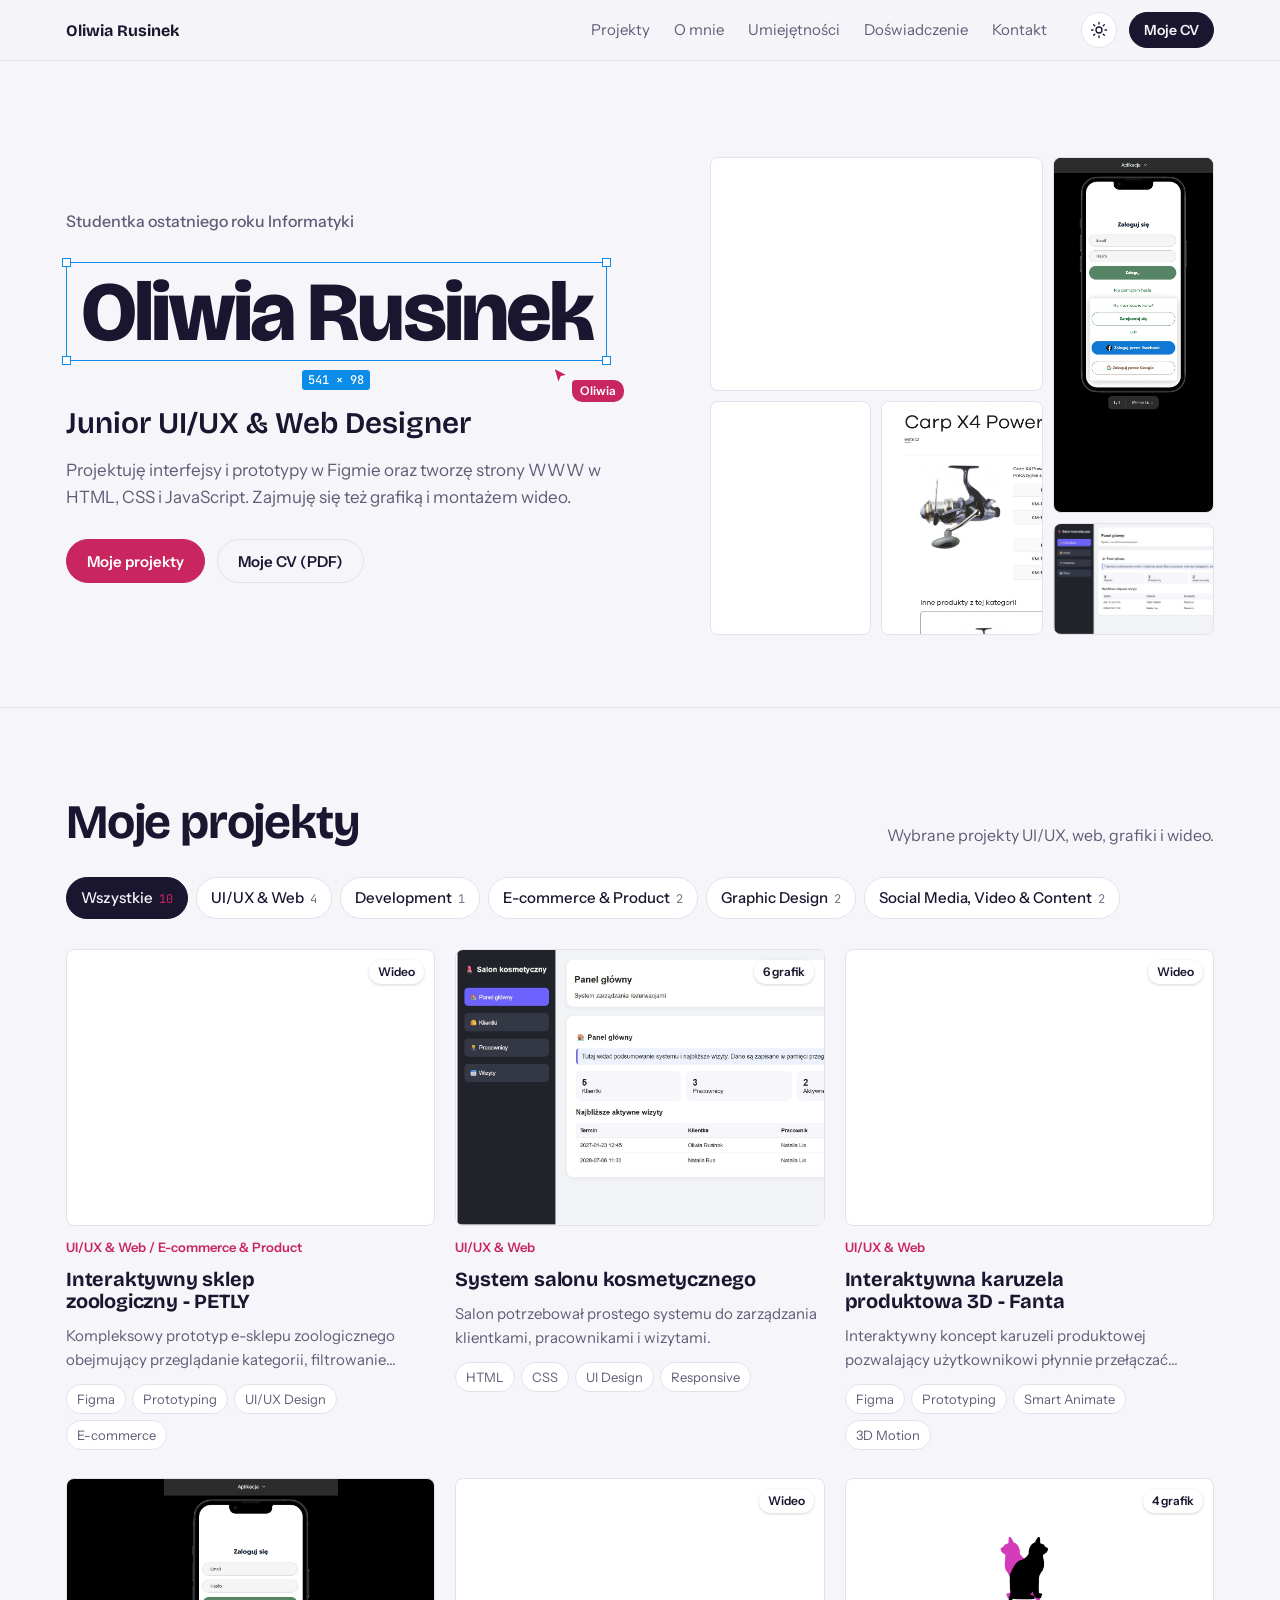
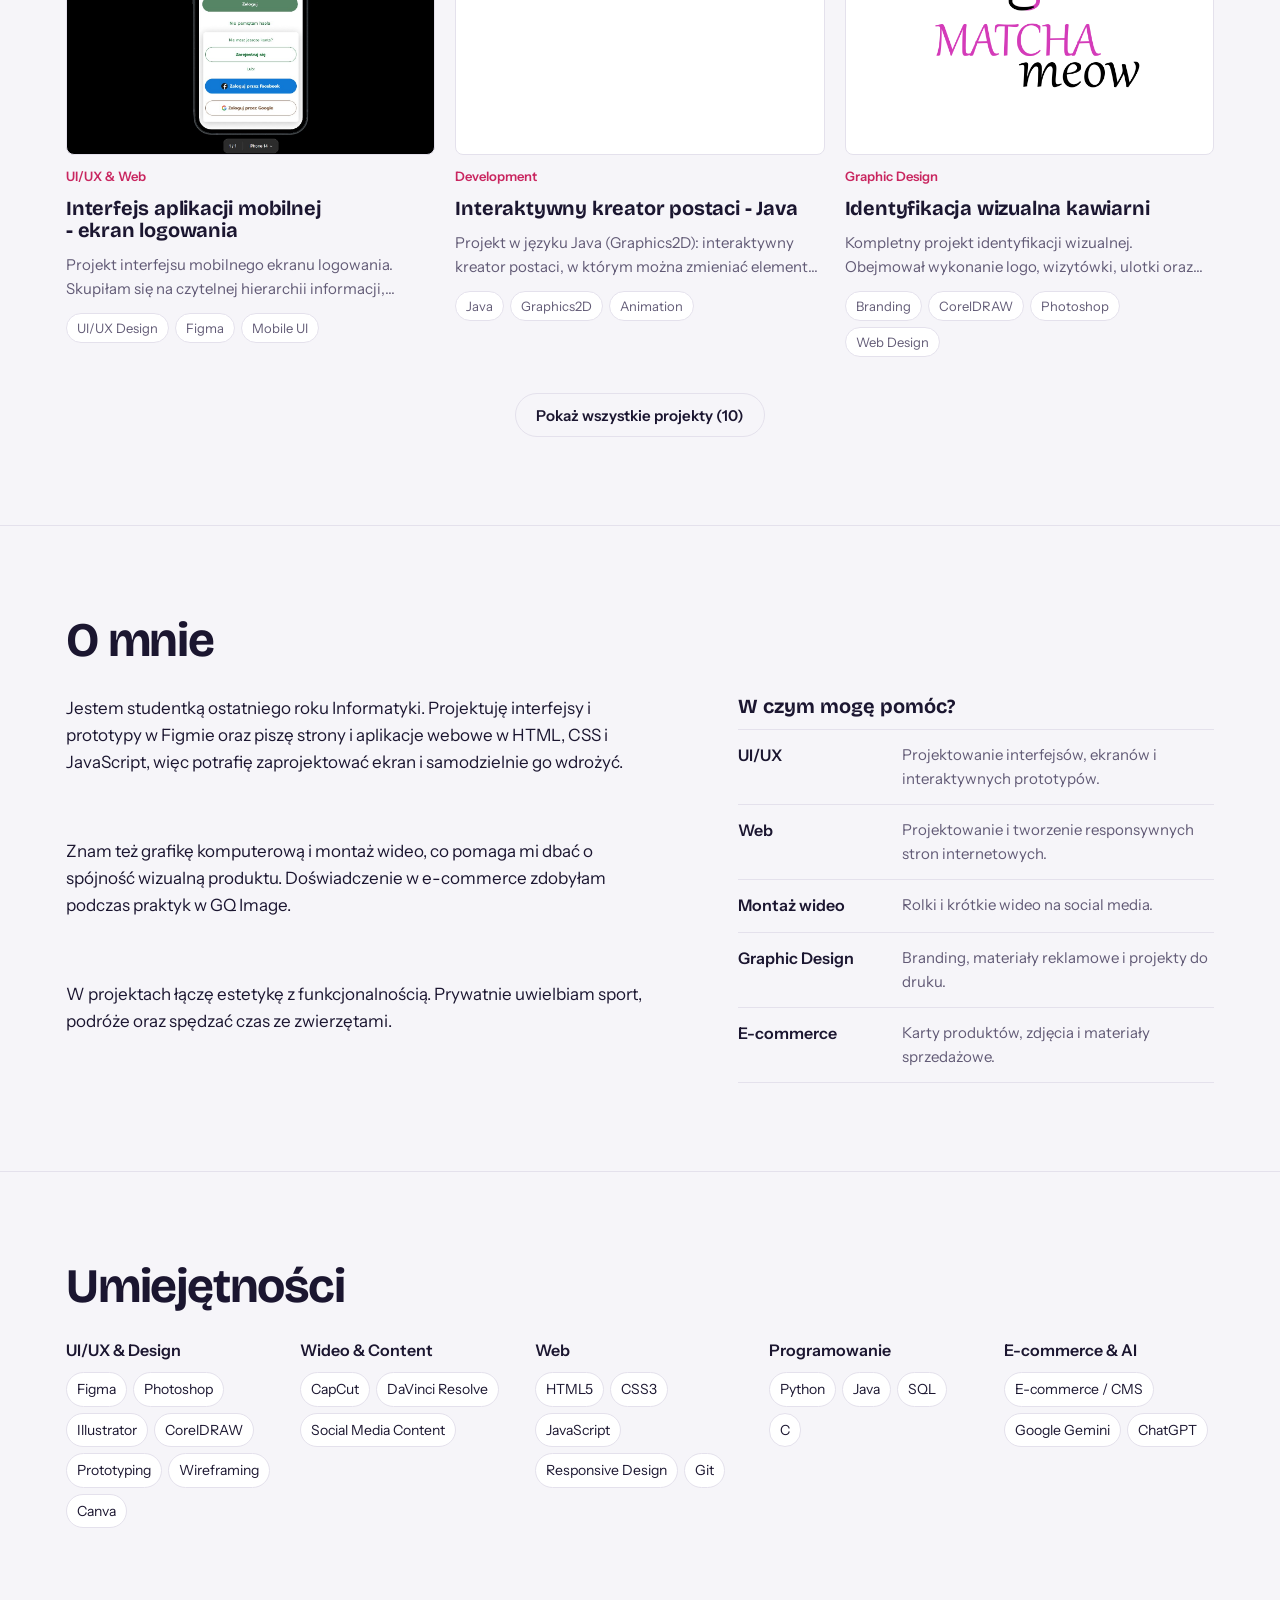
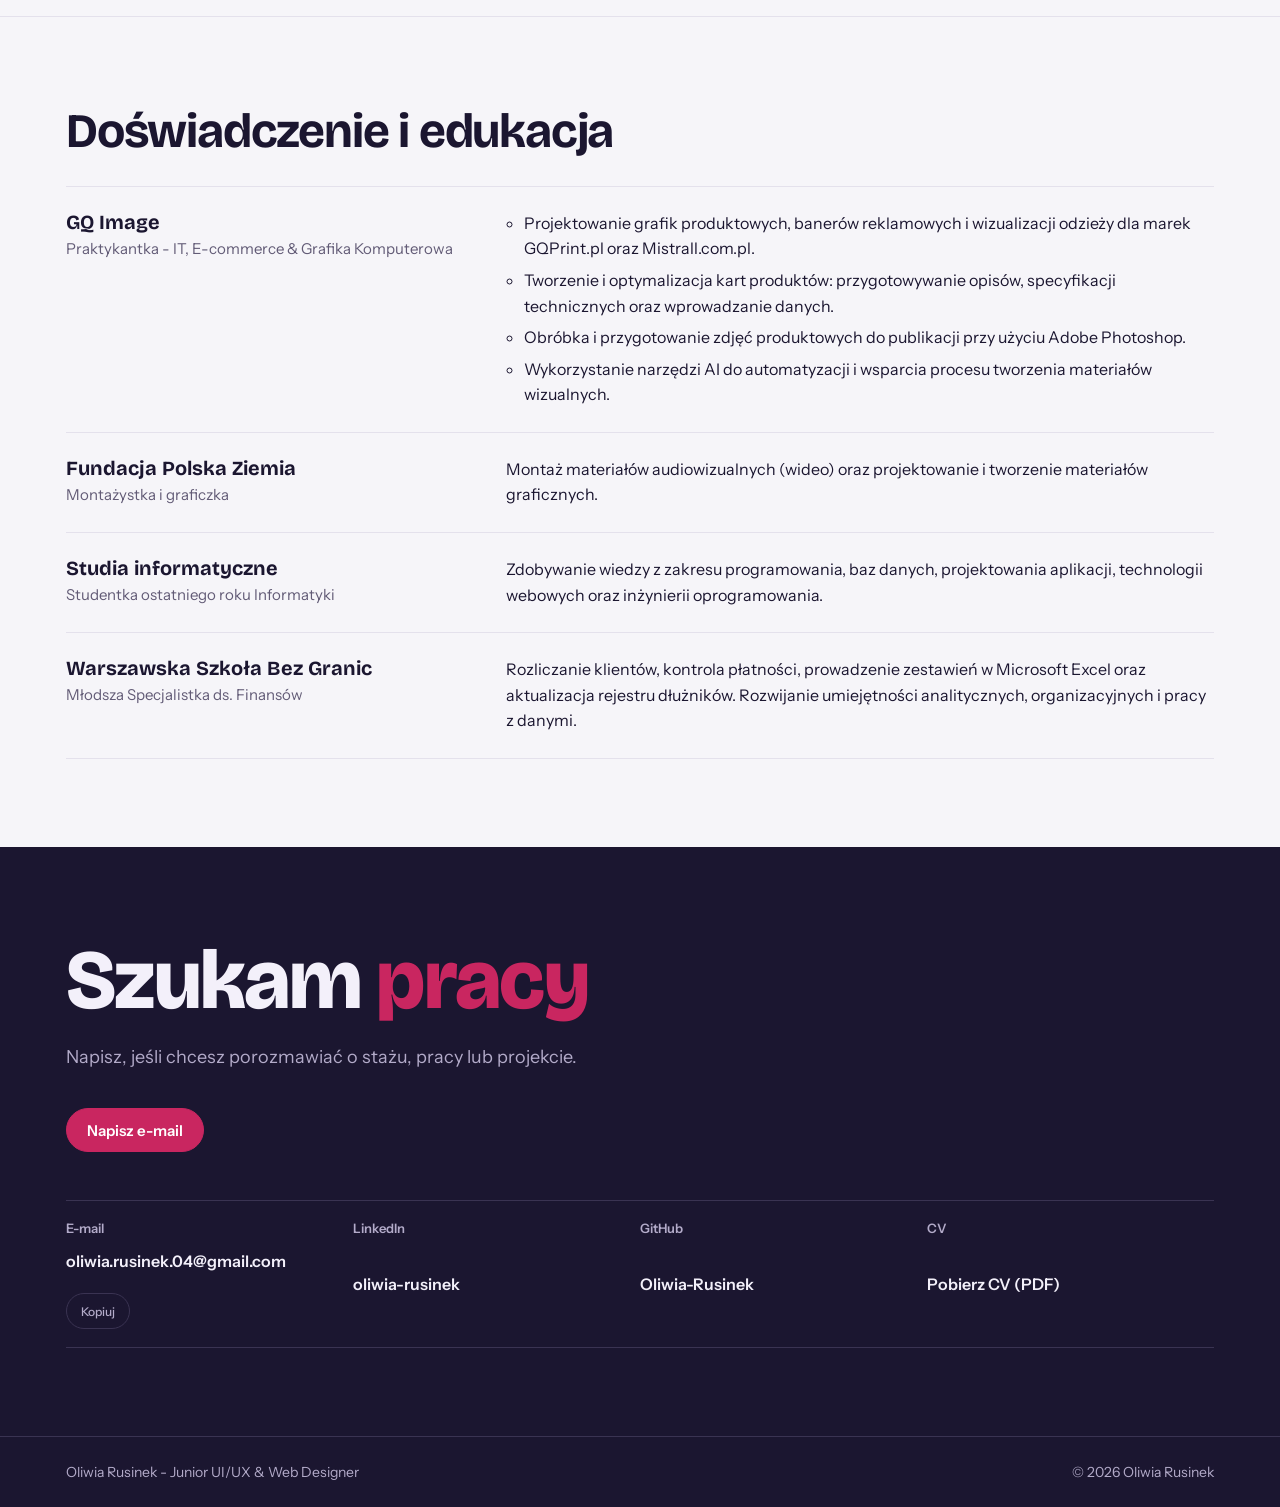
<file: index.html>
<!doctype html>
<html lang="pl">
<head>
<meta charset="utf-8">
<meta name="viewport" content="width=device-width, initial-scale=1, viewport-fit=cover">
<title>Oliwia Rusinek - Junior UI/UX & Web Designer</title>
<meta name="description" content="Portfolio Oliwii Rusinek, Junior UI/UX & Web Designer. Prototypy w Figmie, strony i aplikacje webowe, projekty graficzne i montaż wideo.">
<meta property="og:type" content="website">
<meta property="og:title" content="Oliwia Rusinek - Junior UI/UX & Web Designer">
<meta property="og:description" content="Prototypy w Figmie, strony i aplikacje webowe oraz projekty graficzne.">
<meta property="og:image" content="https://oliwia-rusinek.github.io/portfolio/panel-glowny.jpg">
<link rel="icon" href="data:image/svg+xml,<svg xmlns='http://www.w3.org/2000/svg' viewBox='0 0 100 100'><text y='.9em' font-size='90'>🎨</text></svg>">
<link rel="preconnect" href="https://fonts.googleapis.com">
<link rel="preconnect" href="https://fonts.gstatic.com" crossorigin>
<link rel="stylesheet" href="https://fonts.googleapis.com/css2?family=Bricolage+Grotesque:opsz,wght@12..96,600;12..96,700;12..96,800&family=Instrument+Sans:wght@400;500;600&family=JetBrains+Mono:wght@400;500&display=swap">
<style>
/* Layout: work-first. Hero with live selection frame + project mosaic, then a filterable card grid opening a side sheet; profile sections stay compact */
:root {
  --bg: #f6f5f9;
  --surface: #ffffff;
  --ink: #1b1630;
  --muted: #625b76;
  --line: #e4e1ec;
  --accent: #c92660;
  --accent-ink: #ffffff;
  --accent-soft: #fde7ef;
  --select: #0b8ce9;
  --select-ink: #ffffff;
  --band-bg: #1b1630;
  --band-fg: #f3f0fa;
  --band-muted: #b3abc9;
  --band-line: #3a3352;
  --scrim: rgba(20, 16, 36, 0.55);
  --font-display: "Bricolage Grotesque", "Segoe UI", system-ui, sans-serif;
  --font-body: "Instrument Sans", "Segoe UI", system-ui, sans-serif;
  --font-mono: "JetBrains Mono", ui-monospace, Consolas, monospace;
  --step--1: 0.8125rem;
  --step-0: 1rem;
  --step-1: 1.25rem;
  --step-2: clamp(1.5rem, 3vw, 1.875rem);
  --step-3: clamp(2rem, 4.5vw, 3rem);
  --step-4: clamp(2.75rem, 7.5vw, 5.25rem);
  --radius: 8px;
  --header-h: 60px;
  color-scheme: light;
}
@media (prefers-color-scheme: dark) {
  :root:not([data-theme="light"]) {
    --bg: #120f1c; --surface: #1c1829; --ink: #eeeaf6; --muted: #a49db8; --line: #2d2840;
    --accent: #ff5c93; --accent-ink: #1b0b14; --accent-soft: #3a1828;
    --select: #3aa9ff; --select-ink: #0b1220;
    --band-bg: #221d33; --band-fg: #f3f0fa; --band-muted: #b3abc9; --band-line: #3a3352;
    --scrim: rgba(0, 0, 0, 0.65);
    color-scheme: dark;
  }
}
:root[data-theme="dark"] {
  --bg: #120f1c; --surface: #1c1829; --ink: #eeeaf6; --muted: #a49db8; --line: #2d2840;
  --accent: #ff5c93; --accent-ink: #1b0b14; --accent-soft: #3a1828;
  --select: #3aa9ff; --select-ink: #0b1220;
  --band-bg: #221d33; --band-fg: #f3f0fa; --band-muted: #b3abc9; --band-line: #3a3352;
  --scrim: rgba(0, 0, 0, 0.65);
  color-scheme: dark;
}

* { box-sizing: border-box; }
[hidden] { display: none !important; }
html { scroll-padding-top: calc(var(--header-h) + 16px); overflow-anchor: none; }
body {
  margin: 0;
  background: var(--bg);
  color: var(--ink);
  font: 400 var(--step-0)/1.6 var(--font-body);
  -webkit-font-smoothing: antialiased;
}
body.locked { overflow: hidden; }
img, video { max-width: 100%; display: block; }
a { color: inherit; }
h1, h2, h3 { font-family: var(--font-display); line-height: 1.1; margin: 0; text-wrap: balance; }
p { margin: 0; }
button { font: inherit; color: inherit; }
:focus-visible { outline: 2px solid var(--select); outline-offset: 3px; border-radius: 3px; }

.wrap {
  max-width: 1180px;
  margin-inline: auto;
  padding-left: max(16px, env(safe-area-inset-left, 0px));
  padding-right: max(16px, env(safe-area-inset-right, 0px));
}
.label {
  font: 600 var(--step--1)/1.4 var(--font-body);
  color: var(--muted);
}
.label.accent { color: var(--accent); }
.eyebrow { font-weight: 500; color: var(--muted); }
.theme-toggle {
  width: 36px; height: 36px; flex: none; display: grid; place-items: center; cursor: pointer;
  border-radius: 999px; border: 1px solid var(--line); background: var(--surface); color: var(--ink);
}
.theme-toggle:hover { border-color: var(--ink); }
.theme-toggle svg { width: 18px; height: 18px; fill: none; stroke: currentColor; stroke-width: 1.8; stroke-linecap: round; }
.theme-toggle .moon { display: none; }
:root[data-theme="dark"] .theme-toggle .sun { display: none; }
:root[data-theme="dark"] .theme-toggle .moon { display: block; }
@media (prefers-color-scheme: dark) {
  :root:not([data-theme="light"]) .theme-toggle .sun { display: none; }
  :root:not([data-theme="light"]) .theme-toggle .moon { display: block; }
}

body::before {
  content: ""; position: fixed; inset: 0 0 auto; height: env(safe-area-inset-top, 0px); z-index: 10; background: var(--bg);
}
.topbar {
  position: sticky; top: env(safe-area-inset-top, 0px); z-index: 5;
  background: color-mix(in srgb, var(--bg) 90%, transparent);
  backdrop-filter: blur(10px);
  border-bottom: 1px solid var(--line);
}
.topbar .wrap { display: flex; align-items: center; gap: 24px; min-height: var(--header-h); }
.brand { font: 700 var(--step-0) var(--font-display); text-decoration: none; white-space: nowrap; padding-block: 10px; }
.nav { display: flex; gap: 4px; margin-left: auto; }
.nav a {
  text-decoration: none; color: var(--muted); font-size: 0.9375rem; white-space: nowrap;
  padding: 6px 10px; border-radius: 6px;
}
.nav a:hover { color: var(--ink); }
.nav a[aria-current="true"] { color: var(--ink); background: var(--surface); box-shadow: inset 0 0 0 1px var(--line); }

.btn {
  display: inline-flex; align-items: center; justify-content: center; gap: 8px;
  padding: 11px 20px; border-radius: 999px; min-height: 44px;
  font: 600 0.9375rem var(--font-body); text-decoration: none; cursor: pointer;
  border: 1px solid var(--accent); background: var(--accent); color: var(--accent-ink);
  transition: background 0.15s, color 0.15s, border-color 0.15s;
}
.btn:hover { background: color-mix(in srgb, var(--accent) 82%, var(--ink)); }
.btn.dark { background: var(--ink); border-color: var(--ink); color: var(--bg); }
.btn.dark:hover { background: color-mix(in srgb, var(--ink) 80%, var(--accent)); }
.btn.ghost { background: transparent; color: var(--ink); border-color: var(--line); }
.btn.ghost:hover { border-color: var(--ink); }
.btn.small { padding: 7px 14px; min-height: 36px; font-size: 0.875rem; }

.topbar .wrap { gap: 12px; }
.nav { margin-right: 12px; }
.menu-btn {
  display: none; min-height: 40px; padding: 0 16px; border-radius: 999px; cursor: pointer;
  font-weight: 600; font-size: 0.9375rem; border: 1px solid var(--ink); background: var(--ink); color: var(--bg);
}
@media (max-width: 960px) {
  :root { --header-h: 60px; }
  .nav, .topbar .cv-link { display: none; }
  .theme-toggle { margin-left: auto; width: 40px; height: 40px; }
  .menu-btn { display: inline-flex; align-items: center; }
}

dialog.menu {
  margin: 0; padding: 0; border: 0; width: 100%; height: 100%; max-width: none; max-height: none;
  background: var(--bg); color: var(--ink);
}
dialog.menu[open] { animation: menu-in 0.22s ease-out; }
@keyframes menu-in { from { opacity: 0; transform: translateY(-8px); } to { opacity: 1; transform: none; } }
.menu-inner {
  height: 100%; display: grid; grid-template-rows: auto 1fr auto;
  padding: env(safe-area-inset-top, 0px) max(16px, env(safe-area-inset-right, 0px)) max(24px, env(safe-area-inset-bottom, 0px)) max(16px, env(safe-area-inset-left, 0px));
}
.menu-bar { display: flex; align-items: center; justify-content: space-between; min-height: 60px; border-bottom: 1px solid var(--line); }
.menu-bar .menu-btn { display: inline-flex; align-items: center; background: transparent; color: var(--ink); border-color: var(--line); }
.menu-links { display: grid; align-content: start; padding-top: 16px; }
.menu-links a {
  font: 700 var(--step-2)/1.1 var(--font-display); letter-spacing: -0.02em; text-decoration: none;
  padding: 16px 0; border-bottom: 1px solid var(--line); display: flex; align-items: center; justify-content: space-between;
}
.menu-links a::after { content: "\2192"; font: 400 1.25rem var(--font-body); color: var(--muted); }
.menu-links a[aria-current="true"] { color: var(--accent); }
.menu-foot { display: grid; gap: 14px; }
.menu-foot .btn { width: 100%; }
.menu-mail { color: var(--muted); text-align: center; overflow-wrap: anywhere; }

/* hero */
.hero { padding-block: clamp(40px, 8vw, 96px) clamp(40px, 6vw, 72px); overflow-x: clip; }
.hero-grid { display: grid; grid-template-columns: minmax(0, 1.15fr) minmax(0, 1fr); gap: clamp(32px, 5vw, 72px); align-items: center; }
.hero .eyebrow { margin-bottom: 28px; }
.cursor {
  position: absolute; right: -18px; bottom: -42px; z-index: 1;
  display: flex; align-items: flex-start; gap: 2px; pointer-events: none;
  animation: cursor-in 1.1s cubic-bezier(.3,.7,.2,1) 0.3s both;
}
.cursor svg { width: 18px; height: 20px; flex: none; }
.cursor svg path { fill: var(--accent); stroke: var(--surface); stroke-width: 1.5; }
.cursor b {
  margin-top: 14px; font: 600 0.75rem/1 var(--font-body);
  background: var(--accent); color: var(--accent-ink); padding: 5px 8px; border-radius: 4px 10px 10px 10px;
}
@keyframes cursor-in {
  from { transform: translate(90px, 60px); opacity: 0; }
  to { transform: none; opacity: 1; }
}
@media (max-width: 520px) { .cursor { right: 0; } }
.frame {
  position: relative; display: inline-block;
  padding: 4px 14px 0;
  border: 1.5px solid var(--select);
  margin-bottom: 44px; max-width: 100%;
}
.frame h1 { font-size: var(--step-4); font-weight: 800; letter-spacing: -0.035em; }
.handle { position: absolute; width: 9px; height: 9px; background: var(--surface); border: 1.5px solid var(--select); }
.handle.tl { top: -5px; left: -5px; } .handle.tr { top: -5px; right: -5px; }
.handle.bl { bottom: -5px; left: -5px; } .handle.br { bottom: -5px; right: -5px; }
.dims {
  position: absolute; left: 50%; bottom: -30px; transform: translateX(-50%);
  background: var(--select); color: var(--select-ink);
  font: 500 0.75rem/1 var(--font-mono); padding: 4px 6px; border-radius: 3px;
  white-space: nowrap; font-variant-numeric: tabular-nums;
}
.role { font: 600 var(--step-2)/1.2 var(--font-display); margin-bottom: 16px; }
.lead { max-width: 54ch; color: var(--muted); font-size: 1.0625rem; }
.actions { display: flex; flex-wrap: wrap; gap: 12px; margin-top: 28px; }

.mosaic { display: grid; grid-template-columns: repeat(6, minmax(0, 1fr)); grid-auto-rows: clamp(70px, 9vw, 112px); gap: 10px; }
.tile {
  position: relative; overflow: hidden; border-radius: var(--radius); border: 1px solid var(--line);
  background: var(--surface); padding: 0; cursor: pointer; display: block; text-decoration: none;
}
.tile img { width: 100%; height: 100%; object-fit: cover; object-position: top; transition: transform 0.4s ease; }
.tile:hover img { transform: scale(1.04); }
.tile video { width: 100%; height: 100%; object-fit: cover; object-position: top; display: block; }
.tile span {
  position: absolute; left: 8px; bottom: 8px; max-width: calc(100% - 16px);
  font: 600 0.75rem/1.2 var(--font-body); padding: 5px 8px; border-radius: 999px;
  background: var(--surface); color: var(--ink); white-space: nowrap; overflow: hidden; text-overflow: ellipsis;
  opacity: 0; transform: translateY(4px); transition: opacity 0.2s, transform 0.2s;
}
.tile:hover span, .tile:focus-visible span { opacity: 1; transform: none; }
.tile:nth-child(1) { grid-column: 1 / 5; grid-row: span 2; }
.tile:nth-child(2) { grid-column: 5 / 7; grid-row: span 3; }
.tile:nth-child(3) { grid-column: 1 / 3; grid-row: span 2; }
.tile:nth-child(4) { grid-column: 3 / 5; grid-row: span 2; }
.tile:nth-child(5) { grid-column: 5 / 7; grid-row: span 1; }

.stats { display: flex; flex-wrap: wrap; gap: 6px 22px; margin: 8px 0 0; padding-top: 16px; border-top: 1px solid var(--line); font-size: 0.9375rem; }
.stats div { display: flex; align-items: baseline; gap: 6px; }
.stats dt { font: 700 1.0625rem/1 var(--font-display); color: var(--ink); font-variant-numeric: tabular-nums; }
.stats dd { margin: 0; color: var(--muted); }

@media (max-width: 900px) {
  .hero-grid { grid-template-columns: minmax(0, 1fr); }
  .mosaic { grid-auto-rows: clamp(64px, 16vw, 110px); }
}
@media (max-width: 640px) {
  .tile span { display: none; }
}
@media (hover: none) { .tile span { display: none; } }

/* sections */
.section { padding-block: clamp(56px, 8vw, 88px); border-top: 1px solid var(--line); }
.section-head { display: flex; flex-wrap: wrap; align-items: end; justify-content: space-between; gap: 12px 32px; margin-bottom: 28px; }
.section-head .label { margin-bottom: 10px; }
.section-head h2 { font-size: var(--step-3); font-weight: 700; letter-spacing: -0.025em; }
.section-head p.note { color: var(--muted); max-width: 52ch; }

/* projects */
.filters {
  display: flex; gap: 8px; margin-bottom: 28px;
  overflow-x: auto; scrollbar-width: none; padding-bottom: 2px;
}
.filters::-webkit-scrollbar { display: none; }
@media (max-width: 1100px) {
  .filters { -webkit-mask-image: linear-gradient(to right, #000 85%, transparent); mask-image: linear-gradient(to right, #000 85%, transparent); padding-right: 40px; }
}
.filter {
  flex: none; cursor: pointer; font-weight: 500; font-size: 0.9375rem;
  padding: 8px 14px; min-height: 40px; border-radius: 999px;
  border: 1px solid var(--line); background: var(--surface);
}
.filter:hover { border-color: var(--ink); }
.filter[aria-pressed="true"] { background: var(--ink); color: var(--bg); border-color: var(--ink); }
.filter[aria-pressed="true"] .count { color: var(--accent); opacity: 1; }
.filter .count { font: 400 0.75rem var(--font-mono); margin-left: 6px; opacity: 0.6; }

.grid { overflow-anchor: none; display: grid; grid-template-columns: repeat(auto-fill, minmax(min(100%, 300px), 1fr)); gap: 28px 20px; }
.card { position: relative; display: grid; gap: 12px; align-content: start; min-width: 0; }
.cover {
  aspect-ratio: 4 / 3; max-width: 100%; overflow: hidden; border-radius: var(--radius);
  border: 1px solid var(--line); background: var(--surface); position: relative;
  transition: border-color 0.2s;
}
.cover img, .cover video { width: 100%; height: 100%; object-fit: cover; object-position: top; transition: transform 0.4s ease; }
.cover.strip { display: grid; grid-template-columns: repeat(3, minmax(0, 1fr)); gap: 3px; background: var(--ink); }
.cover.strip video { object-position: center 30%; }
.cover img.cropped, .tile img.cropped { position: absolute; left: 0; width: auto; max-width: none; object-fit: fill; }
.card:hover .cover { border-color: var(--accent); }
.card:hover h3 a { color: var(--accent); }
.card .label { color: var(--accent); }
.card:hover .cover img, .card:hover .cover video { transform: scale(1.03); }
.badge {
  position: absolute; top: 10px; right: 10px;
  font: 600 0.75rem/1 var(--font-body); padding: 6px 9px; border-radius: 999px;
  background: var(--surface); color: var(--ink); box-shadow: 0 1px 3px rgba(20, 16, 36, 0.18);
}
.card h3 { font-size: var(--step-1); font-weight: 700; letter-spacing: -0.01em; }
.card h3 a { text-decoration: none; }
.card h3 a::after { content: ""; position: absolute; inset: 0; border-radius: var(--radius); }
.card .summary { color: var(--muted); font-size: 0.9375rem; display: -webkit-box; -webkit-line-clamp: 2; -webkit-box-orient: vertical; overflow: hidden; }
.tags { position: relative; z-index: 1; display: flex; flex-wrap: wrap; gap: 6px; list-style: none; margin: 0; padding: 0; }
.tag {
  display: inline-flex; align-items: center; min-height: 30px; padding: 0 10px; border-radius: 999px;
  font-size: 0.8125rem; color: var(--muted); text-decoration: none;
  border: 1px solid var(--line); background: var(--surface); transition: border-color 0.15s, color 0.15s;
}
.tag:hover { color: var(--ink); border-color: var(--ink); }
.tag-bar {
  display: flex; flex-wrap: wrap; align-items: center; justify-content: space-between; gap: 10px;
  margin: -12px 0 24px; padding: 10px 10px 10px 16px; border-radius: var(--radius);
  background: var(--accent-soft); color: var(--ink);
}
.tag-bar .clear { min-height: 36px; padding: 0 14px; border-radius: 999px; border: 1px solid var(--ink); background: transparent; cursor: pointer; font-weight: 600; font-size: 0.875rem; }
.tag-bar .clear:hover { background: var(--ink); color: var(--bg); }
.card.reveal { animation: reveal 0.4s ease-out both; }
@keyframes reveal { from { opacity: 0; transform: translateY(12px); } to { opacity: 1; transform: none; } }
.more { display: flex; justify-content: center; margin-top: 36px; overflow-anchor: none; }
.more .btn { background: transparent; color: var(--ink); border-color: var(--line); }
.more .btn:hover { border-color: var(--ink); }
@media (max-width: 640px) {
  .card .summary { display: none; }
  .cover { aspect-ratio: 16 / 10; }
  .grid { gap: 24px; }
}

/* about */
.about { display: grid; grid-template-columns: minmax(0, 1.25fr) minmax(0, 1fr); gap: clamp(32px, 6vw, 80px); }
.prose { display: grid; gap: 14px; max-width: 62ch; font-size: 1.0625rem; }
.services-title { font-size: var(--step-1); margin-bottom: 12px; }
.services { margin: 0; }
.services div { padding: 13px 0; border-bottom: 1px solid var(--line); display: grid; grid-template-columns: 9.5rem minmax(0, 1fr); gap: 12px; }
.services div:first-child { border-top: 1px solid var(--line); }
.services dt { font-weight: 600; }
.services dd { margin: 0; color: var(--muted); font-size: 0.9375rem; }
@media (max-width: 860px) { .about { grid-template-columns: minmax(0, 1fr); } }
@media (max-width: 420px) { .services div { grid-template-columns: minmax(0, 1fr); gap: 2px; } }

/* skills */
.skills { display: grid; grid-template-columns: repeat(auto-fit, minmax(min(100%, 200px), 1fr)); gap: 28px 24px; }
.skills h3 { font: 600 var(--step-0) var(--font-body); margin-bottom: 12px; }
.chips { list-style: none; margin: 0; padding: 0; display: flex; flex-wrap: wrap; gap: 6px; }
.chips li { font-size: 0.875rem; padding: 5px 10px; border-radius: 999px; background: var(--surface); border: 1px solid var(--line); }

/* experience */
.jobs { list-style: none; margin: 0; padding: 0; }
.jobs > li { display: grid; grid-template-columns: minmax(0, 1fr) minmax(0, 1.7fr); gap: 24px; padding: 24px 0; border-bottom: 1px solid var(--line); }
.jobs > li:first-child { border-top: 1px solid var(--line); }
.jobs h3 { font-size: var(--step-1); font-weight: 700; }
.job-role { color: var(--muted); margin-top: 4px; font-size: 0.9375rem; }
.jobs ul { margin: 0; padding-left: 1.1em; display: grid; gap: 6px; }
.jobs p, .jobs ul { max-width: 68ch; }
@media (max-width: 760px) { .jobs > li { grid-template-columns: minmax(0, 1fr); gap: 10px; } }

/* contact */
.contact { background: var(--band-bg); color: var(--band-fg); border-top: 0; }
.contact h2 { font-size: var(--step-4); font-weight: 800; letter-spacing: -0.02em; max-width: 14ch; margin-bottom: 16px; }
.contact h2 em { font-style: normal; color: var(--accent); }
.contact .intro { color: var(--band-muted); font-size: 1.125rem; margin-bottom: 36px; }
.contact .actions { margin: 0 0 48px; }
.channels { display: grid; grid-template-columns: repeat(auto-fit, minmax(min(100%, 230px), 1fr)); border-top: 1px solid var(--band-line); }
.channel { display: grid; gap: 4px; padding: 18px 16px 18px 0; border-bottom: 1px solid var(--band-line); min-width: 0; }
.channel .label { color: var(--band-muted); }
.channel a { font-weight: 600; text-decoration: none; overflow-wrap: anywhere; padding-block: 8px; }
.channel a:hover { color: var(--accent); }
.email-row { display: flex; align-items: center; gap: 10px; flex-wrap: wrap; }
.copy { font: 500 0.75rem var(--font-body); background: none; border: 1px solid var(--band-line); color: var(--band-muted); border-radius: 999px; padding: 0 14px; min-height: 36px; cursor: pointer; }
.copy:hover { border-color: var(--band-fg); color: var(--band-fg); }

footer { padding-block: 24px; background: var(--band-bg); color: var(--band-muted); font-size: 0.875rem; border-top: 1px solid var(--band-line); }
footer .wrap { display: flex; flex-wrap: wrap; justify-content: space-between; gap: 8px; }

/* project sheet */
dialog.sheet {
  margin: 0 0 0 auto; padding: 0; border: 0; height: 100%; max-height: none;
  width: min(760px, 100vw); max-width: 100vw;
  background: var(--bg); color: var(--ink);
  border-left: 1px solid var(--line);
}
dialog.sheet[open] { animation: slide-in 0.28s cubic-bezier(.2,.8,.2,1); }
dialog.sheet::backdrop { background: var(--scrim); }
@keyframes slide-in { from { transform: translateX(40px); opacity: 0; } to { transform: none; opacity: 1; } }
.sheet-inner { height: 100%; display: grid; grid-template-rows: auto minmax(0, 1fr) auto; }
.sheet-bar {
  display: flex; align-items: center; justify-content: space-between; gap: 12px;
  padding: max(12px, env(safe-area-inset-top, 0px)) max(20px, env(safe-area-inset-right, 0px)) 12px 20px;
  border-bottom: 1px solid var(--line);
}
.sheet-body { overflow-y: auto; padding: 28px max(20px, env(safe-area-inset-right, 0px)) 40px 20px; display: grid; gap: 18px; align-content: start; overscroll-behavior: contain; }
.sheet-body h2 { font-size: var(--step-3); font-weight: 700; letter-spacing: -0.025em; }
.sheet-body p { max-width: 64ch; }
.sheet-body p strong { font-weight: 600; }
.facts { display: grid; gap: 0; margin: 0; }
.facts div { display: grid; grid-template-columns: 8.5rem minmax(0, 1fr); gap: 12px; padding: 12px 0; border-bottom: 1px solid var(--line); }
.facts div:first-child { border-top: 1px solid var(--line); }
.facts dt { font-weight: 600; color: var(--muted); }
.facts dd { margin: 0; }
@media (max-width: 480px) { .facts div { grid-template-columns: minmax(0, 1fr); gap: 2px; } }
.sheet-links { display: flex; flex-wrap: wrap; gap: 10px; }
.sheet-media { display: grid; gap: 20px; margin-top: 8px; }
.sheet-media figure { margin: 0; display: grid; gap: 8px; min-width: 0; }
.sheet-media figcaption { font-size: var(--step--1); color: var(--muted); }
.sheet-media img, .sheet-media video {
  width: 100%; border-radius: var(--radius); border: 1px solid var(--line); background: var(--surface);
  max-height: 78vh; object-fit: contain;
}
.sheet-media .crop-frame { overflow: hidden; border-radius: var(--radius); border: 1px solid var(--line); }
.sheet-media .crop-frame img { max-height: none; border: 0; border-radius: 0; object-fit: fill; }
.sheet-media .scroll-shot { max-height: 70vh; overflow-y: auto; border-radius: var(--radius); border: 1px solid var(--line); }
.sheet-media .scroll-shot img { max-height: none; border: 0; border-radius: 0; }
.sheet-media.cols { grid-template-columns: repeat(auto-fit, minmax(min(100%, 180px), 1fr)); }
.sheet-foot {
  display: grid; grid-template-columns: 1fr 1fr; gap: 10px;
  padding: 12px max(20px, env(safe-area-inset-right, 0px)) max(12px, env(safe-area-inset-bottom, 0px)) 20px;
  border-top: 1px solid var(--line);
}
.pager { display: grid; gap: 2px; text-align: left; padding: 10px 12px; border: 1px solid var(--line); border-radius: var(--radius); background: var(--surface); cursor: pointer; min-width: 0; }
.pager:hover { border-color: var(--ink); }
.pager.next { text-align: right; }
.pager span:last-child { font-weight: 600; white-space: nowrap; overflow: hidden; text-overflow: ellipsis; }
.icon-btn { width: 40px; height: 40px; border-radius: var(--radius); border: 1px solid var(--line); background: var(--surface); cursor: pointer; font-size: 1.25rem; line-height: 1; flex: none; }
.icon-btn:hover { border-color: var(--ink); }

@media (prefers-reduced-motion: reduce) {
  html { scroll-behavior: auto; }
  dialog.sheet[open], dialog.menu[open], .card.reveal { animation: none; }
  .cover img, .cover video, .tile img { transition: none; }
}
</style>
</head>
<body>

<header class="topbar">
  <div class="wrap">
    <a class="brand" href="#top">Oliwia Rusinek</a>
    <nav class="nav" aria-label="Sekcje">
      <a href="#projects">Projekty</a>
      <a href="#about">O mnie</a>
      <a href="#skills">Umiejętności</a>
      <a href="#experience">Doświadczenie</a>
      <a href="#contact">Kontakt</a>
    </nav>
    <button class="theme-toggle" type="button" id="themeToggle" aria-label="Przełącz na tryb ciemny">
      <svg class="sun" viewBox="0 0 24 24" aria-hidden="true"><circle cx="12" cy="12" r="4"/><path d="M12 2v2M12 20v2M4.9 4.9l1.4 1.4M17.7 17.7l1.4 1.4M2 12h2M20 12h2M4.9 19.1l1.4-1.4M17.7 6.3l1.4-1.4"/></svg>
      <svg class="moon" viewBox="0 0 24 24" aria-hidden="true"><path d="M20 14.5A8 8 0 0 1 9.5 4a8 8 0 1 0 10.5 10.5Z"/></svg>
    </button>
    <a class="btn small dark cv-link" href="https://oliwia-rusinek.github.io/portfolio/cv.pdf" target="_blank" rel="noopener">Moje CV</a>
    <button class="menu-btn" type="button" id="menuButton" aria-expanded="false" aria-controls="mobileMenu">Menu</button>
  </div>
</header>

<dialog class="menu" id="mobileMenu" aria-label="Menu">
  <div class="menu-inner">
    <div class="menu-bar">
      <span class="brand">Oliwia Rusinek</span>
      <button class="menu-btn" type="button" id="menuClose">Zamknij</button>
    </div>
    <nav class="menu-links" aria-label="Sekcje">
      <a href="#projects">Projekty</a>
      <a href="#about">O mnie</a>
      <a href="#skills">Umiejętności</a>
      <a href="#experience">Doświadczenie</a>
      <a href="#contact">Kontakt</a>
    </nav>
    <div class="menu-foot">
      <a class="btn" href="https://oliwia-rusinek.github.io/portfolio/cv.pdf" target="_blank" rel="noopener">Pobierz CV (PDF)</a>
      <a class="menu-mail" href="mailto:oliwia.rusinek.04@gmail.com">oliwia.rusinek.04@gmail.com</a>
    </div>
  </div>
</dialog>

<main id="top">
  <section class="hero">
    <div class="wrap">
      <div class="hero-grid">
        <div>
          <p class="eyebrow">Studentka ostatniego roku Informatyki</p>
          <div class="frame" id="nameFrame">
            <h1>Oliwia Rusinek</h1>
            <span class="handle tl"></span><span class="handle tr"></span><span class="handle bl"></span><span class="handle br"></span>
            <span class="dims" id="dims" aria-hidden="true"></span>
            <span class="cursor" aria-hidden="true">
              <svg viewBox="0 0 18 20"><path d="M1.5 1.5 L16 9.2 L9.4 10.6 L6.2 17.8 Z"/></svg>
              <b>Oliwia</b>
            </span>
          </div>
          <p class="role">Junior UI/UX & Web Designer</p>
          <p class="lead">Projektuję interfejsy i prototypy w Figmie oraz tworzę strony WWW w HTML, CSS i JavaScript. Zajmuję się też grafiką i montażem wideo.</p>
          <div class="actions">
            <a class="btn" href="#projects">Moje projekty</a>
            <a class="btn ghost" href="https://oliwia-rusinek.github.io/portfolio/cv.pdf" target="_blank" rel="noopener">Moje CV (PDF)</a>
          </div>
        </div>
        <div class="mosaic" id="mosaic" aria-label="Wybrane projekty"></div>
      </div>
    </div>
  </section>

  <section class="section" id="projects">
    <div class="wrap">
      <div class="section-head">
        <h2>Moje projekty</h2>
        <p class="note" id="catDesc" aria-live="polite"></p>
      </div>
      <div class="filters" id="filters" role="group" aria-label="Kategoria projektów"></div>
      <div class="tag-bar" id="tagBar" hidden>
        <span>Tag: <b id="tagBarName"></b></span>
        <button type="button" class="clear" id="clearTag">Wyczyść filtr</button>
      </div>
      <div class="grid" id="projectGrid"></div>
      <div class="more" id="moreWrap"><button class="btn" type="button" id="showAll"></button></div>
    </div>
  </section>

  <section class="section" id="about">
    <div class="wrap">
      <div class="section-head"><h2>O mnie</h2></div>
      <div class="about">
        <div class="prose">
          <p>Jestem studentką ostatniego roku Informatyki. Projektuję interfejsy i prototypy w Figmie oraz piszę strony i aplikacje webowe w HTML, CSS i JavaScript, więc potrafię zaprojektować ekran i samodzielnie go wdrożyć.</p>
          <p>Znam też grafikę komputerową i montaż wideo, co pomaga mi dbać o spójność wizualną produktu. Doświadczenie w e-commerce zdobyłam podczas praktyk w GQ Image.</p>
          <p>W projektach łączę estetykę z funkcjonalnością. Prywatnie uwielbiam sport, podróże oraz spędzać czas ze zwierzętami.</p>
        </div>
        <div>
          <h3 class="services-title">W czym mogę pomóc?</h3>
          <dl class="services">
            <div><dt>UI/UX</dt><dd>Projektowanie interfejsów, ekranów i interaktywnych prototypów.</dd></div>
            <div><dt>Web</dt><dd>Projektowanie i tworzenie responsywnych stron internetowych.</dd></div>
            <div><dt>Montaż wideo</dt><dd>Rolki i krótkie wideo na social media.</dd></div>
            <div><dt>Graphic Design</dt><dd>Branding, materiały reklamowe i projekty do druku.</dd></div>
            <div><dt>E-commerce</dt><dd>Karty produktów, zdjęcia i materiały sprzedażowe.</dd></div>
          </dl>
        </div>
      </div>
    </div>
  </section>

  <section class="section" id="skills">
    <div class="wrap">
      <div class="section-head"><h2>Umiejętności</h2></div>
      <div class="skills">
        <div><h3>UI/UX & Design</h3><ul class="chips"><li>Figma</li><li>Photoshop</li><li>Illustrator</li><li>CorelDRAW</li><li>Prototyping</li><li>Wireframing</li><li>Canva</li></ul></div>
        <div><h3>Wideo & Content</h3><ul class="chips"><li>CapCut</li><li>DaVinci Resolve</li><li>Social Media Content</li></ul></div>
        <div><h3>Web</h3><ul class="chips"><li>HTML5</li><li>CSS3</li><li>JavaScript</li><li>Responsive Design</li><li>Git</li></ul></div>
        <div><h3>Programowanie</h3><ul class="chips"><li>Python</li><li>Java</li><li>SQL</li><li>C</li></ul></div>
        <div><h3>E-commerce & AI</h3><ul class="chips"><li>E-commerce / CMS</li><li>Google Gemini</li><li>ChatGPT</li></ul></div>
      </div>
    </div>
  </section>

  <section class="section" id="experience">
    <div class="wrap">
      <div class="section-head"><h2>Doświadczenie i edukacja</h2></div>
      <ul class="jobs">
        <li>
          <div><h3>GQ Image</h3><p class="job-role">Praktykantka - IT, E-commerce & Grafika Komputerowa</p></div>
          <ul>
            <li>Projektowanie grafik produktowych, banerów reklamowych i wizualizacji odzieży dla marek GQPrint.pl oraz Mistrall.com.pl.</li>
            <li>Tworzenie i optymalizacja kart produktów: przygotowywanie opisów, specyfikacji technicznych oraz wprowadzanie danych.</li>
            <li>Obróbka i przygotowanie zdjęć produktowych do publikacji przy użyciu Adobe Photoshop.</li>
            <li>Wykorzystanie narzędzi AI do automatyzacji i wsparcia procesu tworzenia materiałów wizualnych.</li>
          </ul>
        </li>
        <li>
          <div><h3>Fundacja Polska Ziemia</h3><p class="job-role">Montażystka i graficzka</p></div>
          <p>Montaż materiałów audiowizualnych (wideo) oraz projektowanie i tworzenie materiałów graficznych.</p>
        </li>
        <li>
          <div><h3>Studia informatyczne</h3><p class="job-role">Studentka ostatniego roku Informatyki</p></div>
          <p>Zdobywanie wiedzy z zakresu programowania, baz danych, projektowania aplikacji, technologii webowych oraz inżynierii oprogramowania.</p>
        </li>
        <li>
          <div><h3>Warszawska Szkoła Bez Granic</h3><p class="job-role">Młodsza Specjalistka ds. Finansów</p></div>
          <p>Rozliczanie klientów, kontrola płatności, prowadzenie zestawień w Microsoft Excel oraz aktualizacja rejestru dłużników. Rozwijanie umiejętności analitycznych, organizacyjnych i pracy z danymi.</p>
        </li>
      </ul>
    </div>
  </section>

  <section class="section contact" id="contact">
    <div class="wrap">
      <h2>Szukam <em>pracy</em></h2>
      <p class="intro">Napisz, jeśli chcesz porozmawiać o stażu, pracy lub projekcie.</p>
      <div class="actions">
        <a class="btn" href="mailto:oliwia.rusinek.04@gmail.com">Napisz e-mail</a>
      </div>
      <div class="channels">
        <div class="channel">
          <span class="label">E-mail</span>
          <div class="email-row">
            <a href="mailto:oliwia.rusinek.04@gmail.com" id="email">oliwia.rusinek.04@gmail.com</a>
            <button class="copy" type="button" id="copyEmail">Kopiuj</button>
          </div>
        </div>
        <div class="channel"><span class="label">LinkedIn</span><a href="https://www.linkedin.com/in/oliwia-rusinek-bb73403aa" target="_blank" rel="noopener">oliwia-rusinek</a></div>
        <div class="channel"><span class="label">GitHub</span><a href="https://github.com/Oliwia-Rusinek" target="_blank" rel="noopener">Oliwia-Rusinek</a></div>
        <div class="channel"><span class="label">CV</span><a href="https://oliwia-rusinek.github.io/portfolio/cv.pdf" target="_blank" rel="noopener">Pobierz CV (PDF)</a></div>
      </div>
    </div>
  </section>
</main>

<footer>
  <div class="wrap">
    <span>Oliwia Rusinek - Junior UI/UX & Web Designer</span>
    <span>&copy; 2026 Oliwia Rusinek</span>
  </div>
</footer>

<dialog class="sheet" id="sheet" aria-labelledby="sheetTitle">
  <div class="sheet-inner">
    <div class="sheet-bar">
      <span class="label" id="sheetCats"></span>
      <button class="icon-btn" type="button" id="sheetClose" aria-label="Zamknij projekt">&times;</button>
    </div>
    <div class="sheet-body" id="sheetBody"></div>
    <div class="sheet-foot">
      <button class="pager" type="button" id="sheetPrev"><span class="label">Poprzedni</span><span></span></button>
      <button class="pager next" type="button" id="sheetNext"><span class="label">Następny</span><span></span></button>
    </div>
  </div>
</dialog>

<script>
const BASE = "https://oliwia-rusinek.github.io/portfolio/";

const CATEGORIES = [
  { id: "all", label: "Wszystkie", desc: "Wybrane projekty UI/UX, web, grafiki i wideo." },
  { id: "uiux-web", label: "UI/UX & Web", desc: "Projektowanie interfejsów, aplikacji i stron internetowych." },
  { id: "development", label: "Development", desc: "Projekty programistyczne i interaktywne." },
  { id: "ecommerce", label: "E-commerce & Product", desc: "Prezentacja produktów, wizualizacje i materiały sprzedażowe." },
  { id: "graphic-design", label: "Graphic Design", desc: "Branding, grafika reklamowa, packaging i projekty odzieżowe." },
  { id: "social-video", label: "Social Media, Video & Content", desc: "Grafiki reklamowe, krótkie formy video, TikTok, Reels, UGC i materiały promocyjne." }
];

const PROJECTS = [
  {
    slug: "petly", title: "Interaktywny sklep zoologiczny - PETLY",
    coverPosition: "left top",
    cats: ["uiux-web", "ecommerce"],
    tags: ["Figma", "Prototyping", "UI/UX Design", "E-commerce"],
    summary: "Kompleksowy prototyp e-sklepu zoologicznego obejmujący przeglądanie kategorii, filtrowanie produktów, zapis do newslettera z kodem rabatowym oraz widok ulubionych i koszyka.",
    hideSummaryInSheet: true,
    facts: [
      { label: "Problem", text: "W sklepie zoologicznym klient szuka konkretnej rzeczy dla swojego zwierzaka, a oferta obejmuje wiele gatunków i typów produktów. Celem było zaprojektowanie sklepu, w którym od razu trafia się do właściwej kategorii i szybko dochodzi do koszyka." },
      { label: "Grupa docelowa", text: "Właściciele psów, kotów, małych zwierząt i ptaków robiący zakupy online." },
      { label: "Moja rola", text: "Projekt własny do portfolio, wykonany samodzielnie od początku do końca: struktura sklepu, interfejs i interaktywny prototyp w Figmie." },
      { label: "Funkcje", text: "Przeglądanie kategorii według gatunku zwierzęcia, filtrowanie produktów, ulubione i koszyk oraz zapis do newslettera z rabatem 15% na pierwsze zakupy." },
      { label: "Proces", text: "1) Struktura: cztery główne kategorie (psy, koty, małe zwierzęta, ptaki), a w każdej podkategorie, np. karma sucha, karma mokra, przysmaki, zabawki i akcesoria. 2) Ekran główny: baner z hasłem, kafelki kategorii, najczęściej wybierane produkty, pasek zalet sklepu i baner newslettera. 3) Listy produktów: filtry po kategorii i cenie, paginacja, osobny ekran dla każdej podkategorii. 4) Interfejs: czcionka Inter, spokojna zieleń kojarząca się z naturalnymi składnikami, jasne tło i zaokrąglone przyciski. 5) Prototyp: połączenie ekranów w ścieżkę od strony głównej, przez wybór kategorii i listę produktów, do ulubionych i koszyka." },
      { label: "Rezultat", text: "Interaktywny prototyp liczący ok. 40 ekranów w wersji desktopowej, pokazujący całą ścieżkę zakupową." },
      { label: "Czego się nauczyłam", text: "Przy tym projekcie nie robiłam analizy konkurencji ani testów z użytkownikami. W kolejnym zacznę od researchu i sprawdzę prototyp na kilku osobach, żeby decyzje projektowe opierać na danych, a nie tylko na własnych założeniach." }
    ],
    links: [{ href: "https://www.figma.com/design/om1uB8RH2jqtS0KYvARfHu/PETLY?node-id=0-1", label: "Zobacz projekt w Figmie" }],
    videos: [{ src: "sklep-zoo.mp4" }]
  },
  {
    slug: "salon", title: "System salonu kosmetycznego",
    cats: ["uiux-web"],
    tags: ["HTML", "CSS", "UI Design", "Responsive"],
    summary: "Salon potrzebował prostego systemu do zarządzania klientkami, pracownikami i wizytami.",
    facts: [
      { label: "Problem", text: "Salon potrzebował prostego systemu do zarządzania klientkami, pracownikami i wizytami." },
      { label: "Moja rola", text: "Analiza wymagań, projekt interfejsu, implementacja funkcjonalności oraz testowanie." },
      { label: "Funkcje", text: "Logowanie, zarządzanie klientkami, zarządzanie pracownikami, rezerwowanie wizyt, statusy wizyt, kontrola konfliktów terminów, historia wizyt oraz zapis danych." },
      { label: "Technologie", text: "HTML / CSS / JavaScript / localStorage" },
      { label: "Demo", text: "Działająca wersja w przeglądarce, bez instalacji. Dane logowania: admin / 1234. Wpisane dane zapisują się tylko w Twojej przeglądarce (localStorage)." },
      { label: "Rezultat", text: "Działający prototyp aplikacji webowej." }
    ],
    hideSummaryInSheet: true,
    links: [
      { href: "salon-demo.html", label: "Otwórz działającą aplikację" },
      { href: "instrukcja.pdf", label: "Instrukcja uruchomienia (PDF)" },
      { href: "dokumentacja.pdf", label: "Dokumentacja projektu (PDF)" }
    ],
    cover: "panel-glowny.jpg",
    images: [
      { src: "salon-logowanie.jpg", caption: "Logowanie" },
      { src: "panel-glowny.jpg", caption: "Panel główny" },
      { src: "klientki.jpg", caption: "Klientki" },
      { src: "pracownicy.jpg", caption: "Pracownicy" },
      { src: "wizyty.jpg", caption: "Wizyty" },
      { src: "wizyty2.jpg", caption: "Kalendarz wizyt" }
    ]
  },
  {
    slug: "fanta", title: "Interaktywna karuzela produktowa 3D - Fanta",
    cats: ["uiux-web"],
    tags: ["Figma", "Prototyping", "Smart Animate", "3D Motion"],
    summary: "Interaktywny koncept karuzeli produktowej pozwalający użytkownikowi płynnie przełączać warianty produktu za pomocą animowanych przejść i interakcji.",
    hideSummaryInSheet: true,
    facts: [
      { label: "Problem", text: "Statyczne zdjęcie produktu słabo pokazuje, że napój występuje w kilku smakach. Celem było stworzenie efektownego sposobu przełączania wariantów, w którym zmiana smaku jest wyraźna i płynna." },
      { label: "Moja rola", text: "Projekt koncepcyjny własny, wykonany samodzielnie w Figmie: kompozycja ekranów, typografia i interaktywny prototyp. Nie jest powiązany z marką." },
      { label: "Funkcje", text: "Trzy ekrany (Lemon, Strawberry, Orange), każdy z własnym kolorem tła, owocami i dużym napisem. Użytkownik przeciąga ekran, żeby przejść do kolejnego smaku." },
      { label: "Proces", text: "1) Koncept: każdy smak to osobny ekran o własnym kolorze, żółtym, czerwonym i pomarańczowym. 2) Kompozycja: puszka na środku, owoce wokół niej i duży napis smaku za puszką, ustawiony w czcionce Inter Black z przezroczystością 50% i trybem mieszania Multiply, dzięki czemu wtapia się w tło i nie zasłania produktu. 3) Spójność: trzy ramki 1440 × 1024 o tym samym układzie, w których zmienia się tylko kolor, owoc i napis, więc przejście między nimi jest płynne. 4) Prototyp: ekrany połączone interakcją przeciągnięcia w Figmie z animowanym przejściem." },
      { label: "Rezultat", text: "Interaktywny prototyp z trzema ekranami, w którym zmiana smaku odbywa się jednym gestem." },
      { label: "Czego się nauczyłam", text: "Pracowałam z warstwami, trybami mieszania i animowanymi przejściami w prototypie. Projekt nie był testowany z użytkownikami. W kolejnej wersji sprawdziłabym, czy gest przeciągnięcia jest dla nich oczywisty, i dodałabym wskazówkę interakcji." }
    ],
    links: [{ href: "https://www.figma.com/design/q48Ci2rjNKO10GcUDLcObU/Fanty?node-id=0-1", label: "Zobacz projekt w Figmie" }],
    coverTime: 3,
    coverPosition: "50% 68%",
    coverZoom: 1.07,
    videos: [{ src: "fanta-carousel.mp4" }]
  },
  {
    slug: "logowanie", title: "Interfejs aplikacji mobilnej - ekran logowania",
    cats: ["uiux-web"],
    tags: ["UI/UX Design", "Figma", "Mobile UI"],
    summary: "Projekt interfejsu mobilnego ekranu logowania. Skupiłam się na czytelnej hierarchii informacji, intuicyjnym formularzu oraz spójnej wizualnie prezentacji interfejsu dla urządzeń mobilnych.",
    images: [{ src: "apka.jpg", caption: "Ekran logowania i rejestracji (iPhone 14)", alt: "Ekran logowania aplikacji mobilnej w Figmie" }],
    coverFit: "contain",
    coverBackground: "#000"
  },
  {
    slug: "java-3d", title: "Interaktywny kreator postaci - Java",
    cats: ["development"],
    tags: ["Java", "Graphics2D", "Animation"],
    summary: "Projekt w języku Java (Graphics2D): interaktywny kreator postaci, w którym można zmieniać elementy, obracać widok, sterować oczami i uruchamiać animacje.",
    links: [{ href: "ProjektOko.java", label: "Pobierz kod źródłowy" }],
    videos: [{ src: "postac.mp4" }]
  },
  {
    slug: "kawiarnia", title: "Identyfikacja wizualna kawiarni",
    coverFit: "contain",
    coverBackground: "#fff",
    cats: ["graphic-design"],
    tags: ["Branding", "CorelDRAW", "Photoshop", "Web Design"],
    summary: "Kompletny projekt identyfikacji wizualnej. Obejmował wykonanie logo, wizytówki, ulotki oraz projektu strony internetowej.",
    columns: true,
    images: [
      { src: "logo.jpg", caption: "Logo" },
      { src: "wizytowka.jpg", caption: "Wizytówka" },
      { src: "ulotka.jpg", caption: "Ulotka" },
      { src: "strona.jpg", caption: "Projekt strony", tall: true }
    ]
  },
  {
    slug: "gq-image", title: "E-commerce GQ Image - Mistrall i GQPrint",
    cats: ["ecommerce"],
    tags: ["E-commerce", "CMS", "SEO", "Adobe Photoshop", "AI"],
    summary: "Praca komercyjna podczas praktyk w GQ Image: przygotowanie produktów do publikacji w sklepie Mistrall (opisy, parametry techniczne, zdjęcia) oraz wizualizacje odzieży z użyciem narzędzi AI dla sklepu GQPrint.",
    columns: true,
    images: [
      { src: "strona1.jpg", caption: "Mistrall - produkt 1" },
      { src: "strona2.jpg", caption: "Mistrall - produkt 2" },
      { src: "strona3.jpg", caption: "Mistrall - produkt 3" },
      { src: "strona4.jpg", caption: "Mistrall - produkt 4" },
      { src: "zdjnastronie.jpg", caption: "GQPrint - wizualizacja AI 1" },
      { src: "zdj2nastronie.jpg", caption: "GQPrint - wizualizacja AI 2" },
      { src: "zdj3nastronie.jpg", caption: "GQPrint - wizualizacja AI 3" }
    ]
  },
  {
    slug: "grafika-druk", title: "Grafika drukowana i odzież",
    cats: ["graphic-design"],
    tags: ["Adobe Photoshop", "Adobe Illustrator", "CorelDRAW", "Packaging", "Print Design"],
    summary: "Plakat meczu koszykarskiego, opakowanie na haczyki wędkarskie, projekt haftu komputerowego na bluzie oraz projekt koszulki. Prace przygotowane w Photoshopie, Illustratorze i CorelDRAW.",
    columns: true,
    images: [
      { src: "plakat.jpg", caption: "Plakat meczu", alt: "Plakat meczu koszykarskiego" },
      { src: "opakowanie.jpg", caption: "Opakowanie - przód" },
      { src: "opakowanie-tyl.jpg", caption: "Opakowanie - tył" },
      { src: "koszulka-przod.jpg", caption: "Haft - przód bluzy" },
      { src: "koszulka-tyl.jpg", caption: "Haft - tył bluzy" },
      { src: "forest.jpg", caption: "Projekt koszulki" }
    ]
  },
  {
    slug: "social-grafiki", title: "Grafiki reklamowe do mediów społecznościowych",
    cats: ["social-video"],
    tags: ["Adobe Photoshop", "AI", "Social Media", "Marketing"],
    summary: "Tworzenie grafik reklamowych przeznaczonych do promocji produktów oraz budowania wizerunku marek w mediach społecznościowych.",
    columns: true,
    images: [
      { src: "fb.jpg", caption: "Projekt 1" },
      { src: "fbfb.jpg", caption: "Projekt 2" },
      { src: "fbfbfb.jpg", caption: "Projekt 3" },
      { src: "fbfbfbfb.jpg", caption: "Projekt 4" }
    ]
  },
  {
    slug: "rolki", title: "Montaż wideo - rolki informacyjne i publicystyczne",
    cats: ["social-video"],
    tags: ["CapCut", "DaVinci Resolve", "Montaż Wideo", "Social Media"],
    summary: "Kompleksowy montaż dynamicznych rolek wideo (YouTube Shorts / Reels). Projekty obejmowały dobór wypowiedzi, obróbkę ujęć, dodawanie dynamicznych napisów oraz postprodukcję materiałów promocyjnych i informacyjnych.",
    columns: true,
    videos: [
      { src: "rolka1.mp4", caption: "Rolka 1" },
      { src: "rolka2.mp4", caption: "Rolka 2" },
      { src: "rolka3.mp4", caption: "Rolka 3" }
    ]
  }
];

const IMAGE_CROPS = {
  "salon-logowanie.jpg": { width: 1912, height: 1007, top: 105, bottom: 0 },
  "panel-glowny.jpg": { width: 1917, height: 1017, top: 105, bottom: 0 },
  "klientki.jpg": { width: 1917, height: 1017, top: 105, bottom: 0 },
  "pracownicy.jpg": { width: 1912, height: 1017, top: 105, bottom: 0 },
  "wizyty.jpg": { width: 1917, height: 1017, top: 105, bottom: 0 },
  "wizyty2.jpg": { width: 1917, height: 1002, top: 105, bottom: 0 },
  "strona1.jpg": { width: 1872, height: 1012, top: 105, bottom: 0 },
  "strona2.jpg": { width: 1885, height: 1012, top: 105, bottom: 0 },
  "strona3.jpg": { width: 1872, height: 1002, top: 105, bottom: 0 },
  "strona4.jpg": { width: 1877, height: 1015, top: 105, bottom: 0 },
  "zdj3nastronie.jpg": { width: 1917, height: 1012, top: 105, bottom: 25 }
};

const MOSAIC = [
  { slug: "petly", video: "sklep-zoo.mp4", time: 0.5, position: "left top" },
  { slug: "logowanie", src: "apka.jpg", fit: "contain", background: "#000" },
  { slug: "fanta", video: "fanta-carousel.mp4", time: 3, position: "50% 68%", zoom: 1.07 },
  { slug: "gq-image", src: "strona1.jpg" },
  { slug: "salon", src: "panel-glowny.jpg" }
];
const prefersReducedMotion = matchMedia("(prefers-reduced-motion: reduce)").matches;

const el = (tag, props = {}, children = []) => {
  const node = Object.assign(document.createElement(tag), props);
  node.append(...children);
  return node;
};
const categoryLabel = (id) => CATEGORIES.find((c) => c.id === id).label;
const mediaCount = (project) => (project.images ?? project.videos).length;
const coverSrc = (project) => project.cover ?? project.images?.[0].src;

const visibleHeight = (crop) => crop.height - crop.top - crop.bottom;

const renderFillImage = (src, fit) => {
  const img = el("img", { src: BASE + src, alt: "", loading: "lazy", decoding: "async" });
  const crop = IMAGE_CROPS[src];
  if (fit === "contain") {
    img.style.objectFit = "contain";
  }
  if (crop) {
    img.classList.add("cropped");
    img.style.height = (crop.height / visibleHeight(crop)) * 100 + "%";
    img.style.top = (-crop.top / visibleHeight(crop)) * 100 + "%";
  }
  return img;
};

const renderCover = (project) => {
  const cover = el("div", { className: "cover" });
  if (project.coverBackground) {
    cover.style.background = project.coverBackground;
  }
  if (project.videos?.length > 1) {
    cover.classList.add("strip");
    cover.append(...project.videos.map((video) => el("video", { src: BASE + video.src + "#t=2", muted: true, playsInline: true, preload: "metadata", ariaHidden: "true" })));
  } else if (project.videos) {
    const video = el("video", { src: BASE + project.videos[0].src + "#t=" + (project.coverTime ?? 0.5), muted: true, loop: true, playsInline: true, preload: "metadata", ariaHidden: "true" });
    video.style.objectPosition = project.coverPosition ?? "top";
    video.style.scale = project.coverZoom ?? 1;
    cover.append(video);
  } else {
    cover.append(renderFillImage(coverSrc(project), project.coverFit));
  }
  const badge = project.videos ? (mediaCount(project) > 1 ? mediaCount(project) + " wideo" : "Wideo") : (mediaCount(project) > 1 ? mediaCount(project) + " grafik" : "");
  if (badge) {
    cover.append(el("span", { className: "badge", textContent: badge }));
  }
  return cover;
};

const tagSlug = (tag) => tag.toLowerCase().normalize("NFD").replace(/[̀-ͯ]/g, "").replace(/ł/g, "l").replace(/[^a-z0-9]+/g, "-").replace(/^-|-$/g, "");
const ALL_TAGS = [...new Set(PROJECTS.flatMap((p) => p.tags))];

const renderTagList = (tags) => el("ul", { className: "tags" }, tags.map((tag) =>
  el("li", {}, [el("a", { className: "tag", href: "#tag-" + tagSlug(tag), textContent: tag, title: "Pokaż projekty z tagiem " + tag })])
));

const renderCard = (project) => {
  const card = el("article", { className: "card" }, [
    renderCover(project),
    el("p", { className: "label", textContent: project.cats.map(categoryLabel).join(" / ") }),
    el("h3", {}, [el("a", { href: "#p-" + project.slug, textContent: project.title })]),
    el("p", { className: "summary", textContent: project.summary }),
    renderTagList(project.tags)
  ]);
  const video = card.querySelector("video");
  if (video && !prefersReducedMotion) {
    card.addEventListener("mouseenter", () => video.play().catch(() => {}));
    card.addEventListener("mouseleave", () => video.pause());
  }
  return card;
};

const projectGrid = document.getElementById("projectGrid");
const cards = PROJECTS.map(renderCard);
projectGrid.append(...cards);

document.getElementById("mosaic").append(...MOSAIC.map(({ slug, src, video, time, position, zoom, fit, background }) => {
  const project = PROJECTS.find((p) => p.slug === slug);
  let media;
  if (video) {
    media = el("video", { src: BASE + video + "#t=" + (time ?? 0.5), muted: true, loop: true, playsInline: true, preload: "metadata", ariaHidden: "true" });
    media.style.objectPosition = position ?? "top";
    media.style.scale = zoom ?? 1;
  } else {
    media = renderFillImage(src, fit);
  }
  const tile = el("a", { className: "tile", href: "#p-" + slug, ariaLabel: project.title }, [
    media,
    el("span", { textContent: project.title })
  ]);
  if (video && !prefersReducedMotion) {
    tile.addEventListener("mouseenter", () => media.play().catch(() => {}));
    tile.addEventListener("mouseleave", () => media.pause());
  }
  if (background) {
    tile.style.background = background;
  }
  return tile;
}));

const COLLAPSED_COUNT = 6;
const filtersEl = document.getElementById("filters");
const descEl = document.getElementById("catDesc");
const tagBar = document.getElementById("tagBar");
const tagBarName = document.getElementById("tagBarName");
const moreWrap = document.getElementById("moreWrap");
const showAllButton = document.getElementById("showAll");
const filterState = { category: "all", tag: null, isExpanded: false };

const matchesFilters = (project) => {
  const isInCategory = filterState.category === "all" || project.cats.includes(filterState.category);
  return isInCategory && (!filterState.tag || project.tags.includes(filterState.tag));
};
const visibleProjects = () => PROJECTS.filter(matchesFilters);
const filterHash = () => filterState.tag ? "#tag-" + tagSlug(filterState.tag)
  : filterState.category === "all" ? "#projects" : "#category-" + filterState.category;
const countFor = (id) => id === "all" ? PROJECTS.length : PROJECTS.filter((p) => p.cats.includes(id)).length;

const filterButtons = CATEGORIES.map((cat) => {
  const button = el("button", { type: "button", className: "filter" }, [cat.label, el("span", { className: "count", textContent: countFor(cat.id) })]);
  button.addEventListener("click", () => {
    setFilters({ category: cat.id, tag: null });
    history.replaceState(null, "", filterHash());
  });
  filtersEl.append(button);
  return button;
});

document.getElementById("clearTag").addEventListener("click", () => {
  setFilters({ category: "all", tag: null });
  history.replaceState(null, "", filterHash());
});

showAllButton.addEventListener("click", () => {
  const isExpanding = !filterState.isExpanded;
  filterState.isExpanded = isExpanding;
  renderFilters();
  if (isExpanding) {
    cards.slice(COLLAPSED_COUNT).forEach((card) => card.classList.add("reveal"));
    requestAnimationFrame(() => cards[COLLAPSED_COUNT].scrollIntoView({ block: "nearest", behavior: prefersReducedMotion ? "auto" : "smooth" }));
    return;
  }
  moreWrap.scrollIntoView({ block: "center" });
});

function setFilters({ category, tag }) {
  filterState.category = category;
  filterState.tag = tag;
  renderFilters();
}

function renderFilters() {
  const { category, tag, isExpanded } = filterState;
  CATEGORIES.forEach((cat, i) => filterButtons[i].setAttribute("aria-pressed", String(!tag && cat.id === category)));
  descEl.textContent = CATEGORIES.find((c) => c.id === category).desc;
  tagBar.hidden = !tag;
  tagBarName.textContent = tag ? tag + " (" + visibleProjects().length + ")" : "";
  const isCollapsible = category === "all" && !tag;
  PROJECTS.forEach((project, i) => {
    cards[i].hidden = !matchesFilters(project) || (isCollapsible && !isExpanded && i >= COLLAPSED_COUNT);
    cards[i].classList.remove("reveal");
  });
  moreWrap.hidden = !isCollapsible;
  showAllButton.textContent = isExpanded ? "Zwiń listę" : "Pokaż wszystkie projekty (" + PROJECTS.length + ")";
  showAllButton.setAttribute("aria-expanded", String(isExpanded));
}

const sheet = document.getElementById("sheet");
const sheetBody = document.getElementById("sheetBody");
const sheetCats = document.getElementById("sheetCats");
const sheetPrev = document.getElementById("sheetPrev");
const sheetNext = document.getElementById("sheetNext");
let openSlug = null;

const renderSheetImage = (image) => {
  const img = el("img", { src: BASE + image.src, alt: image.alt ?? image.caption, loading: "lazy", decoding: "async" });
  const crop = IMAGE_CROPS[image.src];
  if (image.tall) {
    return el("div", { className: "scroll-shot", tabIndex: 0, ariaLabel: image.caption + " - przewiń, aby zobaczyć całość" }, [img]);
  }
  if (!crop) {
    return img;
  }
  img.style.marginTop = (-crop.top / crop.width) * 100 + "%";
  img.style.marginBottom = (-crop.bottom / crop.width) * 100 + "%";
  return el("div", { className: "crop-frame" }, [img]);
};

const renderSheetMedia = (project) => {
  const items = project.videos
    ? project.videos.map((video) => el("figure", {}, [
        el("video", { src: BASE + video.src + "#t=0.1", controls: true, muted: true, loop: true, playsInline: true, preload: "metadata" }),
        ...(video.caption ? [el("figcaption", { textContent: video.caption })] : [])
      ]))
    : project.images.map((image) => el("figure", {}, [renderSheetImage(image), el("figcaption", { textContent: image.caption })]));
  return el("div", { className: project.columns ? "sheet-media cols" : "sheet-media" }, items);
};

function renderSheet(project) {
  sheetCats.textContent = project.cats.map(categoryLabel).join(" / ");
  const content = [
    el("h2", { id: "sheetTitle", textContent: project.title }),
    renderTagList(project.tags)
  ];
  if (!project.hideSummaryInSheet) {
    content.push(el("p", { textContent: project.summary }));
  }
  if (project.facts) {
    content.push(el("dl", { className: "facts" }, project.facts.map((fact) =>
      el("div", {}, [el("dt", { textContent: fact.label }), el("dd", { textContent: fact.text })])
    )));
  }
  if (project.links) {
    content.push(el("div", { className: "sheet-links" }, project.links.map((link) =>
      el("a", { className: "btn ghost small", href: /^https?:/.test(link.href) ? link.href : BASE + link.href, target: "_blank", rel: "noopener", textContent: link.label })
    )));
  }
  content.push(renderSheetMedia(project));
  sheetBody.replaceChildren(...content);
  sheetBody.scrollTop = 0;

  const siblings = visibleProjects().some((p) => p.slug === project.slug) ? visibleProjects() : PROJECTS;
  const index = siblings.findIndex((p) => p.slug === project.slug);
  const prev = siblings[(index - 1 + siblings.length) % siblings.length];
  const next = siblings[(index + 1) % siblings.length];
  sheetPrev.lastElementChild.textContent = prev.title;
  sheetNext.lastElementChild.textContent = next.title;
  sheetPrev.onclick = () => location.replace("#p-" + prev.slug);
  sheetNext.onclick = () => location.replace("#p-" + next.slug);
  sheetPrev.parentElement.hidden = siblings.length < 2;
}

function openProject(slug) {
  const project = PROJECTS.find((p) => p.slug === slug);
  if (!project) {
    return;
  }
  openSlug = slug;
  renderSheet(project);
  if (!sheet.open) {
    document.activeElement?.blur();
    sheet.showModal();
    document.body.classList.add("locked");
  }
}

sheet.addEventListener("close", () => {
  document.body.classList.remove("locked");
  sheetBody.querySelectorAll("video").forEach((video) => video.pause());
  const card = cards[PROJECTS.findIndex((p) => p.slug === openSlug)];
  openSlug = null;
  if (location.hash.startsWith("#p-")) {
    history.replaceState(null, "", filterHash());
  }
  if (card && !card.hidden) {
    card.querySelector("h3 a").focus({ preventScroll: true });
  }
});
document.getElementById("sheetClose").addEventListener("click", () => sheet.close());
sheet.addEventListener("click", (event) => {
  if (event.target === sheet) {
    sheet.close();
  }
});

const filtersFromHash = (hash) => {
  if (hash.startsWith("#tag-")) {
    const tag = ALL_TAGS.find((t) => tagSlug(t) === hash.slice(5));
    return tag ? { category: "all", tag } : null;
  }
  if (hash.startsWith("#category-")) {
    const id = hash.slice(10);
    return CATEGORIES.some((c) => c.id === id) ? { category: id, tag: null } : null;
  }
  return null;
};

function applyHash() {
  const hash = location.hash;
  if (hash.startsWith("#p-")) {
    openProject(hash.slice(3));
    return;
  }
  const wasSheetOpen = sheet.open;
  if (wasSheetOpen) {
    sheet.close();
  }
  const filters = filtersFromHash(hash);
  if (!filters) {
    return;
  }
  setFilters(filters);
  if (!wasSheetOpen || isTagPickedInSheet) {
    document.getElementById("projects").scrollIntoView();
  }
  isTagPickedInSheet = false;
}
let isTagPickedInSheet = false;
sheetBody.addEventListener("click", (event) => {
  isTagPickedInSheet = Boolean(event.target.closest(".tag"));
});
renderFilters();
applyHash();
window.addEventListener("hashchange", applyHash);

const mobileMenu = document.getElementById("mobileMenu");
const menuButton = document.getElementById("menuButton");
const setMenuState = (isOpen) => {
  menuButton.setAttribute("aria-expanded", String(isOpen));
  document.body.classList.toggle("locked", isOpen);
};
const closeMenu = () => {
  mobileMenu.close();
  setMenuState(false);
};
menuButton.addEventListener("click", () => {
  mobileMenu.showModal();
  setMenuState(true);
});
mobileMenu.addEventListener("close", () => setMenuState(false));
mobileMenu.addEventListener("cancel", () => setMenuState(false));
sheet.addEventListener("cancel", () => document.body.classList.remove("locked"));
document.getElementById("menuClose").addEventListener("click", closeMenu);
mobileMenu.addEventListener("click", (event) => {
  if (event.target === mobileMenu) {
    closeMenu();
  }
});

const scrollToSection = (section) => {
  const headerHeight = document.querySelector(".topbar").offsetHeight;
  const top = section.getBoundingClientRect().top + scrollY - headerHeight - 16;
  scrollTo({ top: Math.max(0, top), behavior: prefersReducedMotion ? "auto" : "smooth" });
};
document.addEventListener("click", (event) => {
  const link = event.target.closest('a[href^="#"]');
  const href = link?.getAttribute("href");
  if (!href || href.startsWith("#p-") || href.startsWith("#tag-") || href.startsWith("#category-")) {
    return;
  }
  const section = href === "#top" ? document.body : document.querySelector(href);
  if (!section) {
    return;
  }
  event.preventDefault();
  if (mobileMenu.open) {
    closeMenu();
  }
  history.pushState(null, "", href === "#top" ? location.pathname + location.search : href);
  requestAnimationFrame(() => scrollToSection(section));
});

const navLinks = [...document.querySelectorAll(".nav a, .menu-links a")];
const sectionIds = [...new Set(navLinks.map((link) => link.getAttribute("href")))];
const sections = sectionIds.map((id) => document.querySelector(id));
const markActiveSection = () => {
  const offset = document.querySelector(".topbar").offsetHeight + 40;
  const isAtBottom = innerHeight + scrollY >= document.documentElement.scrollHeight - 4;
  const current = isAtBottom ? sections.at(-1) : sections.filter((section) => section.getBoundingClientRect().top <= offset).pop();
  const currentHref = current ? "#" + current.id : null;
  navLinks.forEach((link) => link.setAttribute("aria-current", String(link.getAttribute("href") === currentHref)));
};
let spyFrame = 0;
window.addEventListener("scroll", () => {
  cancelAnimationFrame(spyFrame);
  spyFrame = requestAnimationFrame(markActiveSection);
}, { passive: true });
markActiveSection();

const themeToggle = document.getElementById("themeToggle");
const isDarkActive = () => {
  const theme = document.documentElement.dataset.theme;
  return theme ? theme === "dark" : matchMedia("(prefers-color-scheme: dark)").matches;
};
const syncThemeLabel = () => {
  themeToggle.setAttribute("aria-label", isDarkActive() ? "Przełącz na tryb jasny" : "Przełącz na tryb ciemny");
};
try {
  const savedTheme = localStorage.getItem("theme");
  if (savedTheme) {
    document.documentElement.dataset.theme = savedTheme;
  }
} catch {}
syncThemeLabel();
themeToggle.addEventListener("click", () => {
  const nextTheme = isDarkActive() ? "light" : "dark";
  document.documentElement.dataset.theme = nextTheme;
  syncThemeLabel();
  try {
    localStorage.setItem("theme", nextTheme);
  } catch {}
});

const dims = document.getElementById("dims");
new ResizeObserver(([entry]) => {
  const box = entry.borderBoxSize[0];
  dims.textContent = Math.round(box.inlineSize) + " × " + Math.round(box.blockSize);
}).observe(document.getElementById("nameFrame"));

document.getElementById("copyEmail").addEventListener("click", (event) => {
  const button = event.currentTarget;
  const email = document.getElementById("email");
  navigator.clipboard.writeText(email.textContent).then(() => {
    button.textContent = "Skopiowano";
  }).catch(() => {
    getSelection().selectAllChildren(email);
    button.textContent = "Zaznaczono";
  });
  setTimeout(() => { button.textContent = "Kopiuj"; }, 2000);
});
</script>
</body>
</html>
</file>
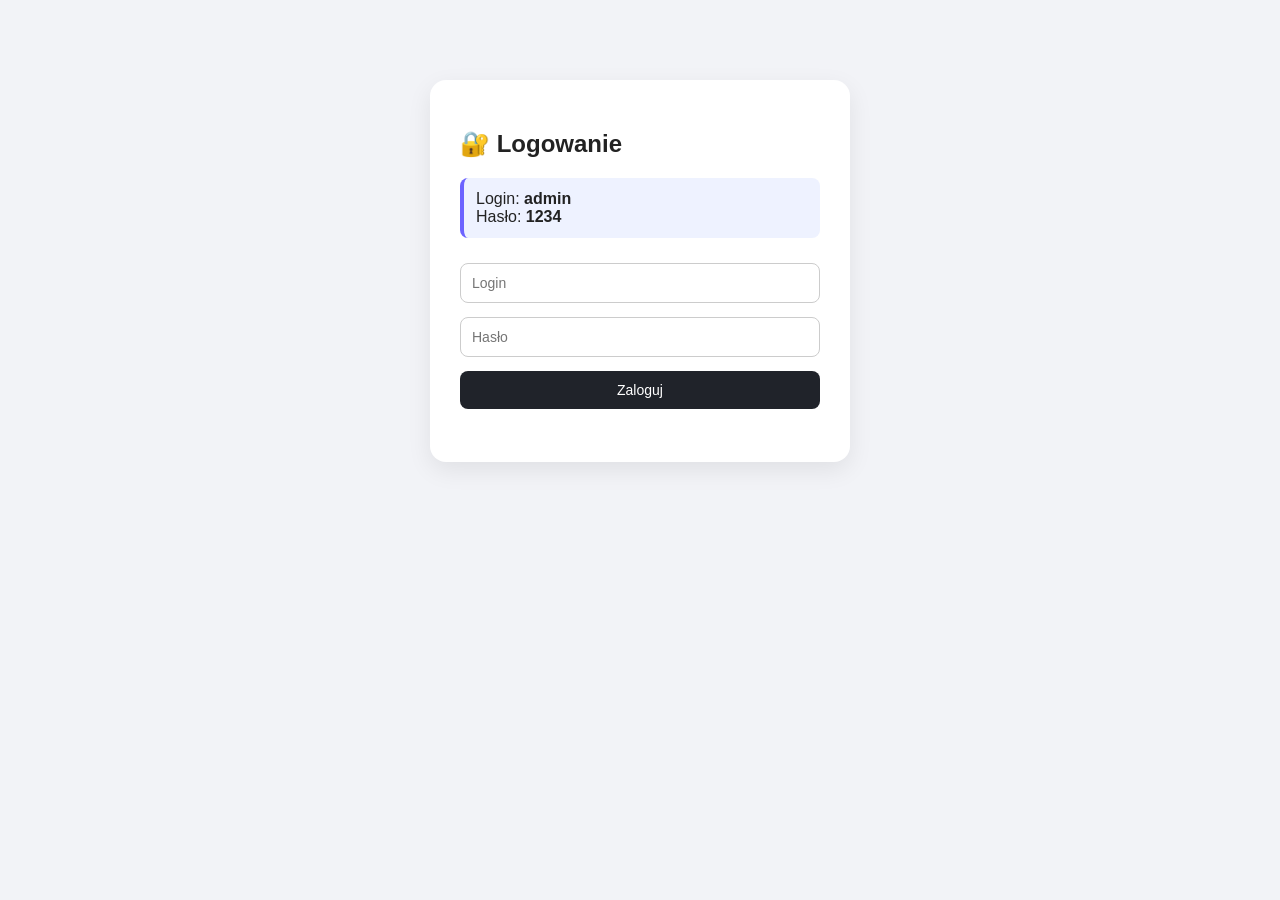
<file: salon-demo.html>
<!DOCTYPE html>
<html lang="pl">
<head>
<meta charset="UTF-8">
<title>System rezerwacji salonu kosmetycznego</title>
<style>
* {
    box-sizing: border-box;
}

body {
    margin: 0;
    font-family: Arial, sans-serif;
    background: #f2f3f7;
    color: #222;
}

.login-wrapper {
    max-width: 420px;
    margin: 80px auto;
    background: white;
    padding: 30px;
    border-radius: 16px;
    box-shadow: 0 8px 25px rgba(0,0,0,0.08);
}

.app {
    display: flex;
    min-height: 100vh;
}

.sidebar {
    width: 260px;
    background: #20232a;
    color: white;
    padding: 25px 18px;
}

.sidebar h2 {
    font-size: 20px;
    margin-bottom: 30px;
}

.sidebar button {
    width: 100%;
    margin-bottom: 12px;
    padding: 14px;
    border: none;
    border-radius: 10px;
    background: #343844;
    color: white;
    text-align: left;
    font-size: 15px;
    cursor: pointer;
}

.sidebar button:hover,
.sidebar button.active {
    background: #6c63ff;
}

.content {
    flex: 1;
    padding: 30px;
}

.topbar {
    background: white;
    padding: 20px;
    border-radius: 16px;
    margin-bottom: 24px;
    display: flex;
    justify-content: space-between;
    align-items: center;
    box-shadow: 0 3px 12px rgba(0,0,0,0.05);
}

.module {
    background: white;
    padding: 24px;
    border-radius: 16px;
    box-shadow: 0 3px 12px rgba(0,0,0,0.05);
}

.hidden {
    display: none;
}

input, select, button {
    width: 100%;
    padding: 11px;
    margin: 7px 0;
    border-radius: 8px;
    border: 1px solid #ccc;
    font-size: 14px;
}

button {
    background: #20232a;
    color: white;
    cursor: pointer;
    border: none;
}

button:hover {
    background: #333844;
}

.btn-small {
    width: auto;
    padding: 8px 12px;
    margin-right: 6px;
}

.btn-edit {
    background: #2563eb;
}

.btn-delete {
    background: #b91c1c;
}

.btn-cancel {
    background: #777;
}

.btn-done {
    background: #15803d;
}

.grid {
    display: grid;
    grid-template-columns: 1fr 1fr;
    gap: 14px;
}

.table {
    width: 100%;
    border-collapse: collapse;
    margin-top: 18px;
}

.table th,
.table td {
    border-bottom: 1px solid #e2e2e2;
    padding: 11px;
    text-align: left;
    font-size: 14px;
}

.table th {
    background: #f7f7fa;
}

.badge {
    padding: 5px 9px;
    border-radius: 20px;
    font-size: 12px;
    font-weight: bold;
}

.aktywna {
    background: #dcfce7;
    color: #166534;
}

.odbyta {
    background: #fef3c7;
    color: #92400e;
}

.anulowana {
    background: #fee2e2;
    color: #991b1b;
}

.info {
    background: #eef2ff;
    border-left: 4px solid #6c63ff;
    padding: 12px;
    border-radius: 8px;
    margin-bottom: 18px;
}

.stats {
    display: grid;
    grid-template-columns: repeat(4, 1fr);
    gap: 14px;
    margin-bottom: 20px;
}

.stat {
    background: #f7f7fa;
    padding: 16px;
    border-radius: 12px;
}

.stat b {
    font-size: 24px;
    display: block;
}

.logout {
    width: auto;
    background: #777;
}

@media (max-width: 800px) {
    .app {
        flex-direction: column;
    }

    .sidebar {
        width: 100%;
    }

    .grid,
    .stats {
        grid-template-columns: 1fr;
    }
}
</style>
</head>
<body>

<div id="loginView" class="login-wrapper">
    <h2>🔐 Logowanie</h2>
    <p class="info">Login: <b>admin</b><br>Hasło: <b>1234</b></p>
    <input type="text" id="login" placeholder="Login">
    <input type="password" id="haslo" placeholder="Hasło">
    <button onclick="logowanie()">Zaloguj</button>
    <p id="loginMsg"></p>
</div>

<div id="appView" class="app hidden">
    <aside class="sidebar">
        <h2>💄 Salon kosmetyczny</h2>
        <button id="btnDashboard" onclick="pokazModul('dashboard')">🏠 Panel główny</button>
        <button id="btnKlientki" onclick="pokazModul('klientki')">👩 Klientki</button>
        <button id="btnPracownicy" onclick="pokazModul('pracownicy')">👩‍💼 Pracownicy</button>
        <button id="btnWizyty" onclick="pokazModul('wizyty')">📅 Wizyty</button>
    </aside>

    <main class="content">
        <div class="topbar">
            <div>
                <h2 id="tytulModulu">Panel główny</h2>
                <span>System zarządzania rezerwacjami</span>
            </div>
            <button class="logout" onclick="wyloguj()">Wyloguj</button>
        </div>

        <section id="modulDashboard" class="module">
            <h3>🏠 Panel główny</h3>
            <p class="info">Tutaj widać podsumowanie systemu i najbliższe wizyty. Dane są zapisane w pamięci przeglądarki, więc nie znikają po odświeżeniu strony.</p>
            <div class="stats">
                <div class="stat"><b id="statKlientki">0</b>Klientki</div>
                <div class="stat"><b id="statPracownicy">0</b>Pracownicy</div>
                <div class="stat"><b id="statAktywne">0</b>Aktywne wizyty</div>
                <div class="stat"><b id="statOdbyte">0</b>Odbyte wizyty</div>
            </div>
            <h3>Najbliższe aktywne wizyty</h3>
            <div id="najblizszeWizyty"></div>
        </section>

        <section id="modulKlientki" class="module hidden">
            <h3>👩 Moduł klientek</h3>
            <p class="info">Osobny moduł do dodawania, edycji i usuwania klientek.</p>

            <input type="hidden" id="edytowanaKlientkaId">
            <div class="grid">
                <input type="text" id="imieKlientki" placeholder="Imię klientki">
                <input type="text" id="nazwiskoKlientki" placeholder="Nazwisko klientki">
            </div>
            <input type="text" id="telefonKlientki" placeholder="Telefon klientki">
            <button id="btnZapiszKlientke" onclick="zapiszKlientke()">Dodaj klientkę</button>
            <button id="btnAnulujKlientke" class="btn-cancel hidden" onclick="anulujEdycjeKlientki()">Anuluj edycję</button>

            <table class="table">
                <thead>
                    <tr>
                        <th>Imię i nazwisko</th>
                        <th>Telefon</th>
                        <th>Akcje</th>
                    </tr>
                </thead>
                <tbody id="tabelaKlientek"></tbody>
            </table>
        </section>

        <section id="modulPracownicy" class="module hidden">
            <h3>👩‍💼 Moduł pracowników</h3>
            <p class="info">Tutaj dodajesz osoby, które wykonują zabiegi. Przy dodawaniu wizyty można wybrać pracownika z listy.</p>

            <input type="hidden" id="edytowanyPracownikId">
            <div class="grid">
                <input type="text" id="imiePracownika" placeholder="Imię pracownika">
                <input type="text" id="nazwiskoPracownika" placeholder="Nazwisko pracownika">
            </div>
            <input type="text" id="specjalizacjaPracownika" placeholder="Specjalizacja, np. paznokcie, rzęsy, makijaż">
            <button id="btnZapiszPracownika" onclick="zapiszPracownika()">Dodaj pracownika</button>
            <button id="btnAnulujPracownika" class="btn-cancel hidden" onclick="anulujEdycjePracownika()">Anuluj edycję</button>

            <table class="table">
                <thead>
                    <tr>
                        <th>Pracownik</th>
                        <th>Specjalizacja</th>
                        <th>Akcje</th>
                    </tr>
                </thead>
                <tbody id="tabelaPracownikow"></tbody>
            </table>
        </section>

        <section id="modulWizyty" class="module hidden">
            <h3>📅 Moduł wizyt</h3>
            <p class="info">Wizyty są widoczne jako rekordy. Możesz dodać wizytę, wybrać klientkę, pracownika, zabieg, datę i godzinę. Wizyty z przeszłości automatycznie mają status „odbyta”.</p>

            <input type="hidden" id="edytowanaWizytaId">
            <div class="grid">
                <select id="wyborKlientki"></select>
                <select id="wyborPracownika"></select>
            </div>
            <div class="grid">
                <select id="zabieg">
                    <option value="">Wybierz zabieg</option>
                    <option>Manicure hybrydowy</option>
                    <option>Pedicure</option>
                    <option>Stylizacja rzęs</option>
                    <option>Henna brwi</option>
                    <option>Makijaż okolicznościowy</option>
                    <option>Zabieg pielęgnacyjny twarzy</option>
                </select>
                <input type="number" id="cena" placeholder="Cena zabiegu, np. 120">
            </div>
            <div class="grid">
                <input type="date" id="dataWizyty">
                <input type="time" id="godzinaWizyty">
            </div>
            <select id="statusWizyty">
                <option value="aktywna">aktywna</option>
                <option value="anulowana">anulowana</option>
            </select>
            <button id="btnZapiszWizyte" onclick="zapiszWizyte()">Dodaj wizytę</button>
            <button id="btnAnulujWizyte" class="btn-cancel hidden" onclick="anulujEdycjeWizyty()">Anuluj edycję</button>

            <h3>Rekordy wizyt</h3>
            <table class="table">
                <thead>
                    <tr>
                        <th>Data</th>
                        <th>Godzina</th>
                        <th>Klientka</th>
                        <th>Pracownik</th>
                        <th>Zabieg</th>
                        <th>Cena</th>
                        <th>Status</th>
                        <th>Akcje</th>
                    </tr>
                </thead>
                <tbody id="tabelaWizyt"></tbody>
            </table>
        </section>
    </main>
</div>

<script>
let uzytkownik = { login: "admin", haslo: "1234" };

let klientki = JSON.parse(localStorage.getItem("salonKlientkiV2"));
let pracownicy = JSON.parse(localStorage.getItem("salonPracownicyV2"));
let wizyty = JSON.parse(localStorage.getItem("salonWizytyV2"));

if (!klientki || !pracownicy || !wizyty) {
    klientki = [
        { id: 1, imie: "Anna", nazwisko: "Kowalska", telefon: "500 100 200" },
        { id: 2, imie: "Marta", nazwisko: "Nowak", telefon: "501 222 333" },
        { id: 3, imie: "Julia", nazwisko: "Wiśniewska", telefon: "502 444 555" }
    ];

    pracownicy = [
        { id: 1, imie: "Karolina", nazwisko: "Zielińska", specjalizacja: "paznokcie" },
        { id: 2, imie: "Oliwia", nazwisko: "Mazur", specjalizacja: "rzęsy i brwi" },
        { id: 3, imie: "Natalia", nazwisko: "Lis", specjalizacja: "makijaż i twarz" }
    ];

    wizyty = [
        { id: 1, klientId: 1, pracownikId: 1, zabieg: "Manicure hybrydowy", cena: 120, data: "2026-05-13", godzina: "10:00", status: "aktywna" },
        { id: 2, klientId: 2, pracownikId: 2, zabieg: "Stylizacja rzęs", cena: 180, data: "2026-05-15", godzina: "12:30", status: "aktywna" },
        { id: 3, klientId: 3, pracownikId: 3, zabieg: "Makijaż okolicznościowy", cena: 200, data: "2026-05-16", godzina: "08:00", status: "aktywna" },
        { id: 4, klientId: 1, pracownikId: 2, zabieg: "Henna brwi", cena: 60, data: "2026-05-17", godzina: "14:00", status: "aktywna" },
        { id: 5, klientId: 2, pracownikId: 1, zabieg: "Pedicure", cena: 140, data: "2026-05-18", godzina: "09:30", status: "aktywna" }
    ];

    zapiszDane();
}

function zapiszDane() {
    localStorage.setItem("salonKlientkiV2", JSON.stringify(klientki));
    localStorage.setItem("salonPracownicyV2", JSON.stringify(pracownicy));
    localStorage.setItem("salonWizytyV2", JSON.stringify(wizyty));
}

function statusWizyty(w) {
    if (w.status === "anulowana") return "anulowana";
    let termin = new Date(w.data + "T" + w.godzina);
    let teraz = new Date();
    return termin < teraz ? "odbyta" : "aktywna";
}

function znajdzKlientke(id) {
    return klientki.find(k => String(k.id) === String(id));
}

function znajdzPracownika(id) {
    return pracownicy.find(p => String(p.id) === String(id));
}

function logowanie() {
    let login = document.getElementById("login").value;
    let haslo = document.getElementById("haslo").value;

    if (login === uzytkownik.login && haslo === uzytkownik.haslo) {
        document.getElementById("loginView").classList.add("hidden");
        document.getElementById("appView").classList.remove("hidden");
        pokazModul("dashboard");
    } else {
        document.getElementById("loginMsg").innerText = "Błędne dane logowania!";
    }
}

function wyloguj() {
    document.getElementById("appView").classList.add("hidden");
    document.getElementById("loginView").classList.remove("hidden");
}

function pokazModul(nazwa) {
    ["Dashboard", "Klientki", "Pracownicy", "Wizyty"].forEach(m => {
        document.getElementById("modul" + m).classList.add("hidden");
        document.getElementById("btn" + m).classList.remove("active");
    });

    if (nazwa === "dashboard") {
        document.getElementById("modulDashboard").classList.remove("hidden");
        document.getElementById("btnDashboard").classList.add("active");
        document.getElementById("tytulModulu").innerText = "Panel główny";
    }

    if (nazwa === "klientki") {
        document.getElementById("modulKlientki").classList.remove("hidden");
        document.getElementById("btnKlientki").classList.add("active");
        document.getElementById("tytulModulu").innerText = "Klientki";
    }

    if (nazwa === "pracownicy") {
        document.getElementById("modulPracownicy").classList.remove("hidden");
        document.getElementById("btnPracownicy").classList.add("active");
        document.getElementById("tytulModulu").innerText = "Pracownicy";
    }

    if (nazwa === "wizyty") {
        document.getElementById("modulWizyty").classList.remove("hidden");
        document.getElementById("btnWizyty").classList.add("active");
        document.getElementById("tytulModulu").innerText = "Wizyty";
    }

    odswiez();
}

function zapiszKlientke() {
    let id = document.getElementById("edytowanaKlientkaId").value;
    let imie = document.getElementById("imieKlientki").value.trim();
    let nazwisko = document.getElementById("nazwiskoKlientki").value.trim();
    let telefon = document.getElementById("telefonKlientki").value.trim();

    if (!imie || !nazwisko) {
        alert("Uzupełnij imię i nazwisko klientki.");
        return;
    }

    if (!id) {
        klientki.push({ id: Date.now(), imie, nazwisko, telefon });
    } else {
        let k = znajdzKlientke(id);
        k.imie = imie;
        k.nazwisko = nazwisko;
        k.telefon = telefon;
    }

    zapiszDane();
    anulujEdycjeKlientki();
    odswiez();
}

function edytujKlientke(id) {
    let k = znajdzKlientke(id);
    document.getElementById("edytowanaKlientkaId").value = k.id;
    document.getElementById("imieKlientki").value = k.imie;
    document.getElementById("nazwiskoKlientki").value = k.nazwisko;
    document.getElementById("telefonKlientki").value = k.telefon;
    document.getElementById("btnZapiszKlientke").innerText = "Zapisz zmiany klientki";
    document.getElementById("btnAnulujKlientke").classList.remove("hidden");
}

function anulujEdycjeKlientki() {
    document.getElementById("edytowanaKlientkaId").value = "";
    document.getElementById("imieKlientki").value = "";
    document.getElementById("nazwiskoKlientki").value = "";
    document.getElementById("telefonKlientki").value = "";
    document.getElementById("btnZapiszKlientke").innerText = "Dodaj klientkę";
    document.getElementById("btnAnulujKlientke").classList.add("hidden");
}

function usunKlientke(id) {
    if (wizyty.some(w => String(w.klientId) === String(id))) {
        alert("Nie można usunąć klientki, która ma wizyty. Najpierw usuń jej wizyty.");
        return;
    }
    klientki = klientki.filter(k => String(k.id) !== String(id));
    zapiszDane();
    odswiez();
}

function zapiszPracownika() {
    let id = document.getElementById("edytowanyPracownikId").value;
    let imie = document.getElementById("imiePracownika").value.trim();
    let nazwisko = document.getElementById("nazwiskoPracownika").value.trim();
    let specjalizacja = document.getElementById("specjalizacjaPracownika").value.trim();

    if (!imie || !nazwisko || !specjalizacja) {
        alert("Uzupełnij dane pracownika.");
        return;
    }

    if (!id) {
        pracownicy.push({ id: Date.now(), imie, nazwisko, specjalizacja });
    } else {
        let p = znajdzPracownika(id);
        p.imie = imie;
        p.nazwisko = nazwisko;
        p.specjalizacja = specjalizacja;
    }

    zapiszDane();
    anulujEdycjePracownika();
    odswiez();
}

function edytujPracownika(id) {
    let p = znajdzPracownika(id);
    document.getElementById("edytowanyPracownikId").value = p.id;
    document.getElementById("imiePracownika").value = p.imie;
    document.getElementById("nazwiskoPracownika").value = p.nazwisko;
    document.getElementById("specjalizacjaPracownika").value = p.specjalizacja;
    document.getElementById("btnZapiszPracownika").innerText = "Zapisz zmiany pracownika";
    document.getElementById("btnAnulujPracownika").classList.remove("hidden");
}

function anulujEdycjePracownika() {
    document.getElementById("edytowanyPracownikId").value = "";
    document.getElementById("imiePracownika").value = "";
    document.getElementById("nazwiskoPracownika").value = "";
    document.getElementById("specjalizacjaPracownika").value = "";
    document.getElementById("btnZapiszPracownika").innerText = "Dodaj pracownika";
    document.getElementById("btnAnulujPracownika").classList.add("hidden");
}

function usunPracownika(id) {
    if (wizyty.some(w => String(w.pracownikId) === String(id))) {
        alert("Nie można usunąć pracownika, który ma wizyty. Najpierw usuń jego wizyty.");
        return;
    }
    pracownicy = pracownicy.filter(p => String(p.id) !== String(id));
    zapiszDane();
    odswiez();
}

function zapiszWizyte() {
    let id = document.getElementById("edytowanaWizytaId").value;
    let klientId = document.getElementById("wyborKlientki").value;
    let pracownikId = document.getElementById("wyborPracownika").value;
    let zabieg = document.getElementById("zabieg").value;
    let cena = document.getElementById("cena").value;
    let data = document.getElementById("dataWizyty").value;
    let godzina = document.getElementById("godzinaWizyty").value;
    let status = document.getElementById("statusWizyty").value;

    if (!klientId || !pracownikId || !zabieg || !data || !godzina) {
        alert("Uzupełnij klientkę, pracownika, zabieg, datę i godzinę.");
        return;
    }

    let konflikt = wizyty.some(w =>
        String(w.id) !== String(id) &&
        String(w.pracownikId) === String(pracownikId) &&
        w.data === data &&
        w.godzina === godzina &&
        statusWizyty(w) === "aktywna"
    );

    if (konflikt && status === "aktywna") {
        alert("Ten pracownik ma już aktywną wizytę w tym terminie.");
        return;
    }

    if (!id) {
        wizyty.push({ id: Date.now(), klientId, pracownikId, zabieg, cena, data, godzina, status });
    } else {
        let w = wizyty.find(x => String(x.id) === String(id));
        w.klientId = klientId;
        w.pracownikId = pracownikId;
        w.zabieg = zabieg;
        w.cena = cena;
        w.data = data;
        w.godzina = godzina;
        w.status = status;
    }

    zapiszDane();
    anulujEdycjeWizyty();
    odswiez();
}

function edytujWizyte(id) {
    let w = wizyty.find(x => String(x.id) === String(id));
    document.getElementById("edytowanaWizytaId").value = w.id;
    document.getElementById("wyborKlientki").value = w.klientId;
    document.getElementById("wyborPracownika").value = w.pracownikId;
    document.getElementById("zabieg").value = w.zabieg;
    document.getElementById("cena").value = w.cena;
    document.getElementById("dataWizyty").value = w.data;
    document.getElementById("godzinaWizyty").value = w.godzina;
    document.getElementById("statusWizyty").value = w.status === "anulowana" ? "anulowana" : "aktywna";
    document.getElementById("btnZapiszWizyte").innerText = "Zapisz zmiany wizyty";
    document.getElementById("btnAnulujWizyte").classList.remove("hidden");
    pokazModul("wizyty");
}

function anulujEdycjeWizyty() {
    document.getElementById("edytowanaWizytaId").value = "";
    document.getElementById("wyborKlientki").value = "";
    document.getElementById("wyborPracownika").value = "";
    document.getElementById("zabieg").value = "";
    document.getElementById("cena").value = "";
    document.getElementById("dataWizyty").value = "";
    document.getElementById("godzinaWizyty").value = "";
    document.getElementById("statusWizyty").value = "aktywna";
    document.getElementById("btnZapiszWizyte").innerText = "Dodaj wizytę";
    document.getElementById("btnAnulujWizyte").classList.add("hidden");
}

function anulujWizyte(id) {
    let w = wizyty.find(x => String(x.id) === String(id));
    w.status = "anulowana";
    zapiszDane();
    odswiez();
}

function usunWizyte(id) {
    wizyty = wizyty.filter(w => String(w.id) !== String(id));
    zapiszDane();
    odswiez();
}

function odswiezSelecty() {
    let s1 = document.getElementById("wyborKlientki");
    let s2 = document.getElementById("wyborPracownika");

    s1.innerHTML = '<option value="">Wybierz klientkę</option>';
    s2.innerHTML = '<option value="">Wybierz pracownika</option>';

    klientki.forEach(k => {
        s1.innerHTML += `<option value="${k.id}">${k.imie} ${k.nazwisko}</option>`;
    });

    pracownicy.forEach(p => {
        s2.innerHTML += `<option value="${p.id}">${p.imie} ${p.nazwisko} - ${p.specjalizacja}</option>`;
    });
}

function odswiezTabele() {
    document.getElementById("tabelaKlientek").innerHTML = klientki.map(k => `
        <tr>
            <td>${k.imie} ${k.nazwisko}</td>
            <td>${k.telefon || "-"}</td>
            <td>
                <button class="btn-small btn-edit" onclick="edytujKlientke(${k.id})">Edytuj</button>
                <button class="btn-small btn-delete" onclick="usunKlientke(${k.id})">Usuń</button>
            </td>
        </tr>
    `).join("");

    document.getElementById("tabelaPracownikow").innerHTML = pracownicy.map(p => `
        <tr>
            <td>${p.imie} ${p.nazwisko}</td>
            <td>${p.specjalizacja}</td>
            <td>
                <button class="btn-small btn-edit" onclick="edytujPracownika(${p.id})">Edytuj</button>
                <button class="btn-small btn-delete" onclick="usunPracownika(${p.id})">Usuń</button>
            </td>
        </tr>
    `).join("");

    let posortowane = wizyty.slice().sort((a,b) => (a.data + a.godzina).localeCompare(b.data + b.godzina));

    document.getElementById("tabelaWizyt").innerHTML = posortowane.map(w => {
        let k = znajdzKlientke(w.klientId);
        let p = znajdzPracownika(w.pracownikId);
        let st = statusWizyty(w);
        let anulujBtn = st === "aktywna" ? `<button class="btn-small btn-cancel" onclick="anulujWizyte(${w.id})">Anuluj</button>` : "";
        return `
            <tr>
                <td>${w.data}</td>
                <td>${w.godzina}</td>
                <td>${k ? k.imie + " " + k.nazwisko : "Brak"}</td>
                <td>${p ? p.imie + " " + p.nazwisko : "Brak"}</td>
                <td>${w.zabieg}</td>
                <td>${w.cena || "-"} zł</td>
                <td><span class="badge ${st}">${st}</span></td>
                <td>
                    <button class="btn-small btn-edit" onclick="edytujWizyte(${w.id})">Edytuj</button>
                    ${anulujBtn}
                    <button class="btn-small btn-delete" onclick="usunWizyte(${w.id})">Usuń</button>
                </td>
            </tr>
        `;
    }).join("");
}

function odswiezDashboard() {
    let aktywne = wizyty.filter(w => statusWizyty(w) === "aktywna");
    let odbyte = wizyty.filter(w => statusWizyty(w) === "odbyta");

    document.getElementById("statKlientki").innerText = klientki.length;
    document.getElementById("statPracownicy").innerText = pracownicy.length;
    document.getElementById("statAktywne").innerText = aktywne.length;
    document.getElementById("statOdbyte").innerText = odbyte.length;

    let najblizsze = aktywne.slice().sort((a,b) => (a.data + a.godzina).localeCompare(b.data + b.godzina)).slice(0, 5);

    if (najblizsze.length === 0) {
        document.getElementById("najblizszeWizyty").innerHTML = "<p>Brak aktywnych wizyt.</p>";
        return;
    }

    document.getElementById("najblizszeWizyty").innerHTML = `
        <table class="table">
            <thead>
                <tr><th>Termin</th><th>Klientka</th><th>Pracownik</th><th>Zabieg</th></tr>
            </thead>
            <tbody>
                ${najblizsze.map(w => {
                    let k = znajdzKlientke(w.klientId);
                    let p = znajdzPracownika(w.pracownikId);
                    return `<tr>
                        <td>${w.data} ${w.godzina}</td>
                        <td>${k ? k.imie + " " + k.nazwisko : "-"}</td>
                        <td>${p ? p.imie + " " + p.nazwisko : "-"}</td>
                        <td>${w.zabieg}</td>
                    </tr>`;
                }).join("")}
            </tbody>
        </table>
    `;
}

function odswiez() {
    odswiezSelecty();
    odswiezTabele();
    odswiezDashboard();
}

window.onload = odswiez;
</script>
</body>
</html>
</file>
